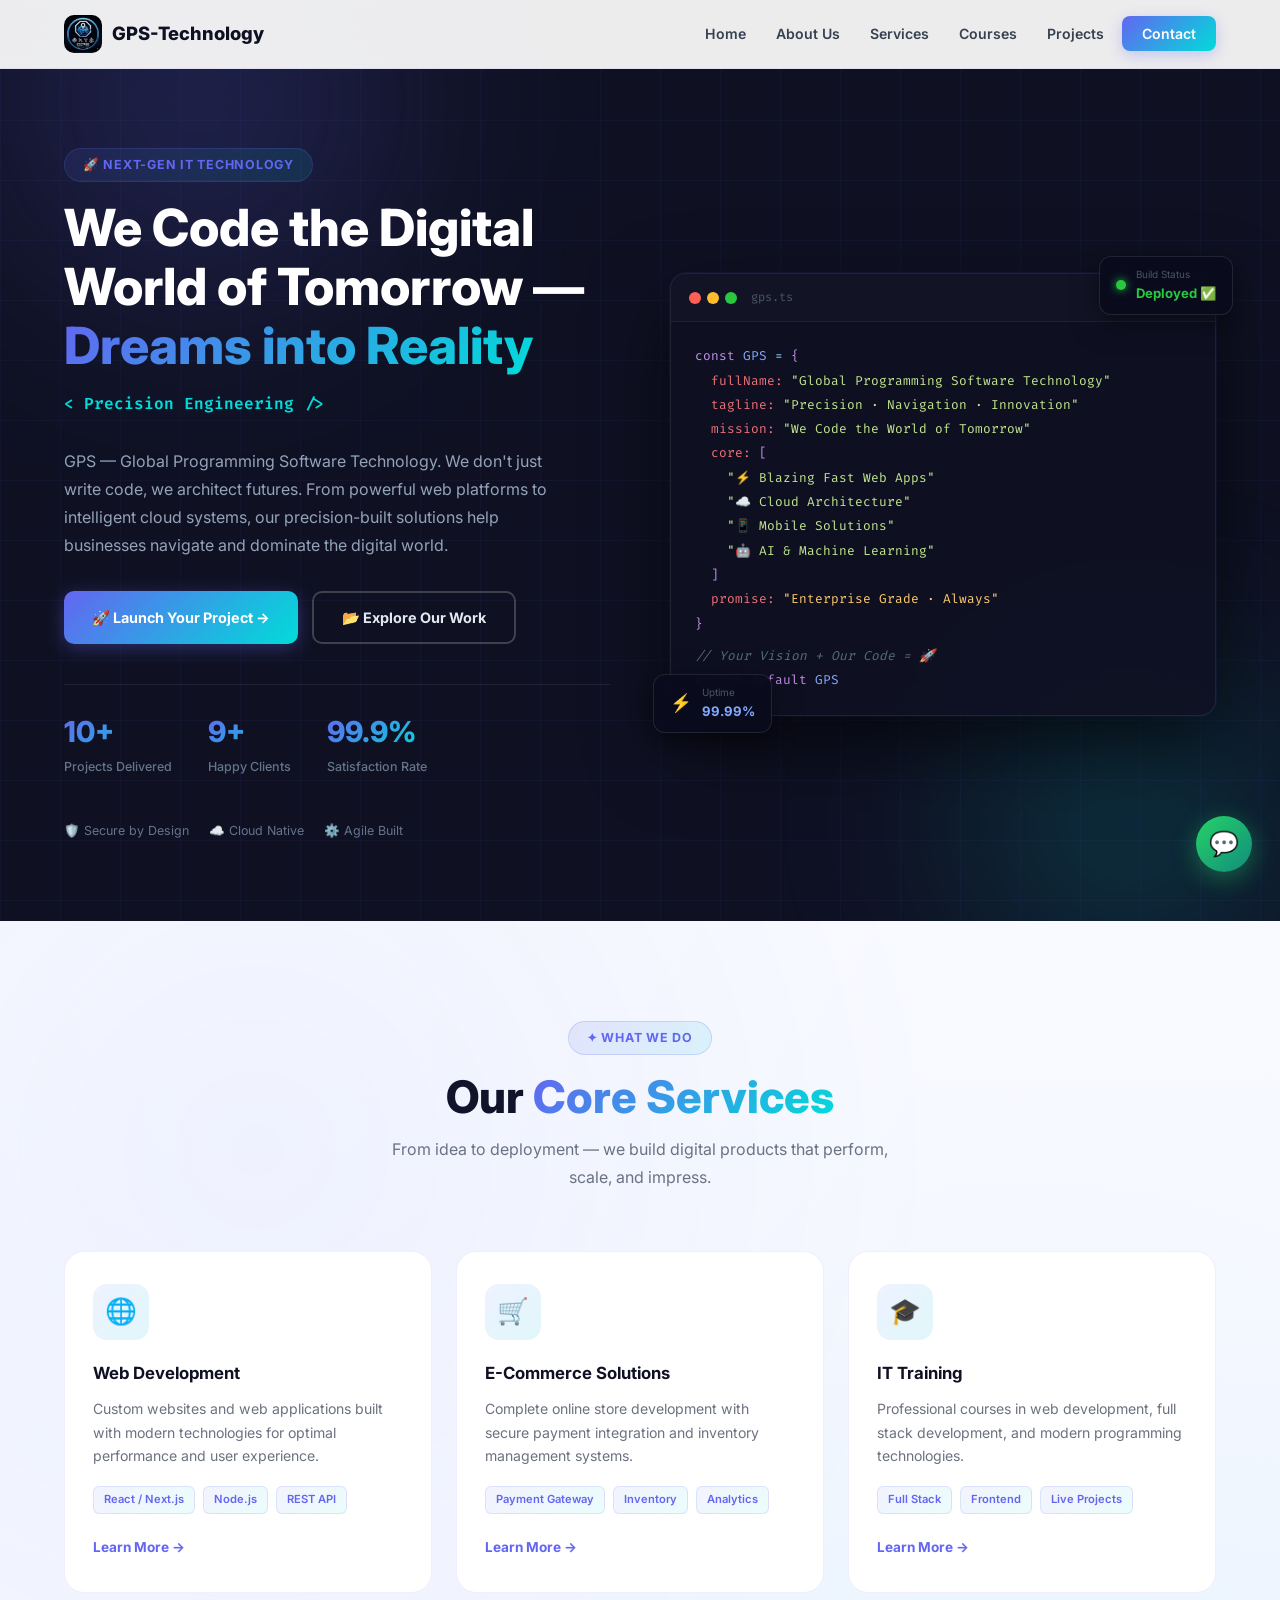
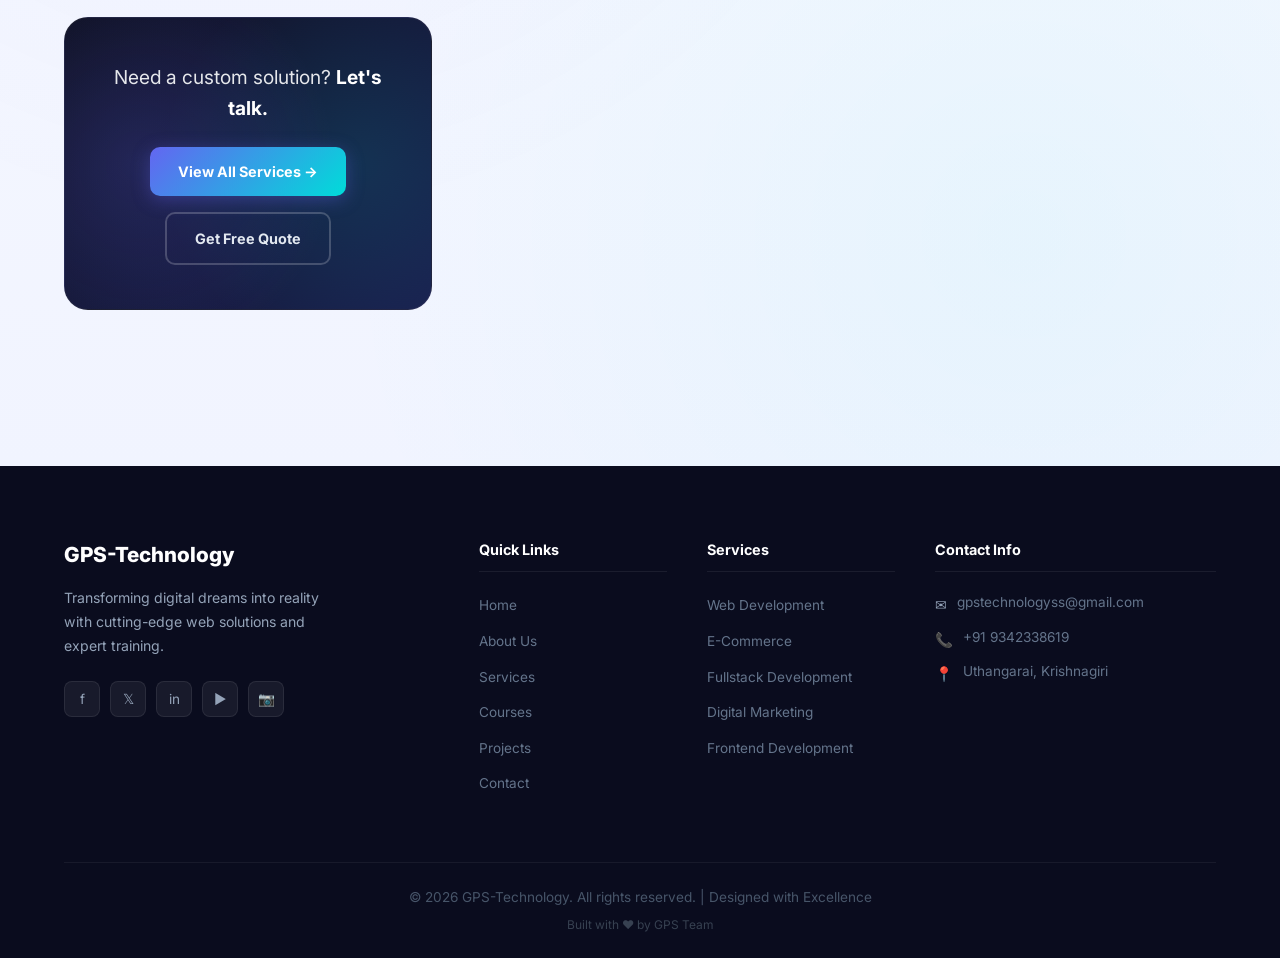
<file: index.html>
<!DOCTYPE html>
<html lang="en">
<head>
  <meta charset="UTF-8">
  <meta name="viewport" content="width=device-width, initial-scale=1.0">
  <title>GPS-Technology - Professional IT Services</title>
  <meta name="description" content="GPS-Technology specializes in creating cutting-edge web solutions and providing expert training to help businesses thrive in the digital world.">
  <link rel="preconnect" href="https://fonts.googleapis.com">
  <link href="https://fonts.googleapis.com/css2?family=Inter:wght@400;500;600;700;800&family=Fira+Code:wght@400;600&display=swap" rel="stylesheet">
  <style>
    /* ═══════════════════════════════════════
       CSS RESET & ROOT VARIABLES
    ═══════════════════════════════════════ */
    *, *::before, *::after { box-sizing: border-box; margin: 0; padding: 0; }
    :root {
      --primary: #6366f1;
      --primary-dark: #4f46e5;
      --accent: #00dcd9;
      --bg: #0f1123;
      --bg2: #1a1f4e;
      --text: #f1f5f9;
      --text-muted: #94a3b8;
      --white: #ffffff;
      --card-bg: #ffffff;
      --card-border: rgba(99,102,241,0.12);
      --gradient: linear-gradient(135deg, #6366f1, #00dcd9);
    }
    html { scroll-behavior: smooth; }
    body {
      font-family: 'Inter', sans-serif;
      background: #ffffff;
      color: #0f1123;
      line-height: 1.6;
      overflow-x: hidden;
    }
    a { text-decoration: none; color: inherit; }
    ul { list-style: none; }
    img { max-width: 100%; display: block; }

    /* ═══════════════════════════════════════
       UTILITIES
    ═══════════════════════════════════════ */
    .container {
      width: 100%;
      max-width: 1200px;
      margin: 0 auto;
      padding: 0 24px;
    }
    .gradient-text {
      background: var(--gradient);
      -webkit-background-clip: text;
      -webkit-text-fill-color: transparent;
      background-clip: text;
    }
    .badge {
      display: inline-flex;
      align-items: center;
      gap: 6px;
      padding: 6px 18px;
      border-radius: 999px;
      background: linear-gradient(135deg, rgba(99,102,241,0.12), rgba(0,220,217,0.12));
      color: #6366f1;
      font-size: 0.78rem;
      font-weight: 700;
      letter-spacing: 0.06em;
      text-transform: uppercase;
      border: 1px solid rgba(99,102,241,0.2);
      margin-bottom: 16px;
    }

    /* ═══════════════════════════════════════
       BUTTONS
    ═══════════════════════════════════════ */
    .btn {
      display: inline-flex;
      align-items: center;
      gap: 6px;
      padding: 13px 28px;
      border-radius: 10px;
      font-size: 0.9rem;
      font-weight: 700;
      cursor: pointer;
      transition: all 0.25s ease;
      border: none;
    }
    .btn-primary {
      background: var(--gradient);
      color: #fff;
      box-shadow: 0 4px 18px rgba(99,102,241,0.35);
    }
    .btn-primary:hover {
      transform: translateY(-2px);
      box-shadow: 0 8px 28px rgba(99,102,241,0.5);
    }
    .btn-outline {
      background: transparent;
      color: #6366f1;
      border: 2px solid rgba(99,102,241,0.4);
    }
    .btn-outline:hover {
      background: rgba(99,102,241,0.06);
      border-color: #6366f1;
      transform: translateY(-2px);
    }

    /* ═══════════════════════════════════════
       NAVBAR
    ═══════════════════════════════════════ */
    .navbar {
      position: fixed;
      top: 0; left: 0; right: 0;
      z-index: 1000;
      background: rgba(255,255,255,0.92);
      backdrop-filter: blur(16px);
      -webkit-backdrop-filter: blur(16px);
      border-bottom: 1px solid rgba(99,102,241,0.1);
      transition: box-shadow 0.3s;
    }
    .navbar.scrolled {
      box-shadow: 0 4px 24px rgba(99,102,241,0.1);
    }
    .nav-container {
      max-width: 1200px;
      margin: 0 auto;
      padding: 0 24px;
      height: 68px;
      display: flex;
      align-items: center;
      justify-content: space-between;
    }
    .nav-logo {
      display: flex;
      align-items: center;
      gap: 10px;
      font-weight: 800;
      font-size: 1.15rem;
      color: #0f1123;
    }
    .nav-logo-icon {
      width: 38px; height: 38px;
      border-radius: 10px;
      background: var(--gradient);
      display: flex; align-items: center; justify-content: center;
      color: white;
      font-weight: 900;
      font-size: 1rem;
    }
    .nav-links {
      display: flex;
      align-items: center;
      gap: 6px;
    }
    .nav-links li a {
      font-size: 0.88rem;
      font-weight: 600;
      color: #374151;
      padding: 8px 12px;
      border-radius: 8px;
      transition: color 0.2s, background 0.2s;
    }
    .nav-links li a:hover { color: #6366f1; background: rgba(99,102,241,0.06); }
    .btn-nav {
      background: var(--gradient) !important;
      color: #fff !important;
      padding: 9px 20px !important;
      border-radius: 8px !important;
      box-shadow: 0 4px 14px rgba(99,102,241,0.3);
    }
    .btn-nav:hover { opacity: 0.9; background: none; transform: translateY(-1px); }
    .hamburger {
      display: none;
      flex-direction: column;
      gap: 5px;
      cursor: pointer;
      padding: 4px;
    }
    .hamburger span {
      display: block;
      width: 24px; height: 2px;
      background: #374151;
      border-radius: 2px;
      transition: all 0.3s ease;
    }
    /* Mobile menu */
    .mobile-menu {
      display: none;
      position: fixed;
      top: 68px; left: 0; right: 0;
      background: rgba(255,255,255,0.97);
      backdrop-filter: blur(20px);
      border-bottom: 1px solid rgba(99,102,241,0.1);
      padding: 16px 24px 24px;
      flex-direction: column;
      gap: 4px;
      z-index: 999;
    }
    .mobile-menu.open { display: flex; }
    .mobile-menu a {
      font-size: 0.95rem;
      font-weight: 600;
      color: #374151;
      padding: 12px 16px;
      border-radius: 10px;
      transition: all 0.2s;
    }
    .mobile-menu a:hover { color: #6366f1; background: rgba(99,102,241,0.06); }

    /* ═══════════════════════════════════════
       HERO SECTION
    ═══════════════════════════════════════ */
    .hero {
      min-height: 100vh;
      display: flex;
      align-items: center;
      padding-top: 68px;
      position: relative;
      overflow: hidden;
      background: #0f1123;
    }
    .hero-bg {
      position: absolute;
      inset: 0;
      pointer-events: none;
    }
    .hero-orb {
      position: absolute;
      border-radius: 50%;
      filter: blur(80px);
    }
    .hero-orb-1 {
      width: 600px; height: 600px;
      top: -200px; left: -100px;
      background: radial-gradient(circle, rgba(99,102,241,0.25) 0%, transparent 70%);
      animation: floatOrb 8s ease-in-out infinite;
    }
    .hero-orb-2 {
      width: 500px; height: 500px;
      bottom: -150px; right: -100px;
      background: radial-gradient(circle, rgba(0,220,217,0.2) 0%, transparent 70%);
      animation: floatOrb 10s ease-in-out infinite reverse;
    }
    @keyframes floatOrb {
      0%, 100% { transform: translateY(0); }
      50% { transform: translateY(-30px); }
    }
    .hero-grid {
      position: absolute;
      inset: 0;
      background-image:
        linear-gradient(rgba(99,102,241,0.05) 1px, transparent 1px),
        linear-gradient(90deg, rgba(99,102,241,0.05) 1px, transparent 1px);
      background-size: 60px 60px;
    }
    .hero-content {
      position: relative;
      z-index: 1;
      padding: 80px 0;
    }
    .hero-two-col {
      display: grid;
      grid-template-columns: 1fr 1fr;
      gap: 60px;
      align-items: center;
    }
    /* LEFT */
    .hero-left { color: #f1f5f9; }
    .hero-title {
      font-size: clamp(2rem, 4.5vw, 3.2rem);
      font-weight: 800;
      line-height: 1.15;
      margin-bottom: 16px;
      color: #ffffff;
    }
    .hero-rotate-wrap {
      height: 32px;
      margin-bottom: 24px;
      overflow: hidden;
    }
    .hero-rotate {
      font-family: 'Fira Code', monospace;
      font-size: 1rem;
      color: var(--accent);
      font-weight: 600;
      transition: opacity 0.3s ease;
    }
    .hero-desc {
      font-size: 1rem;
      color: #94a3b8;
      line-height: 1.75;
      max-width: 500px;
      margin-bottom: 32px;
    }
    .hero-actions {
      display: flex;
      gap: 14px;
      flex-wrap: wrap;
      margin-bottom: 40px;
    }
    .hero-actions .btn-outline {
      color: #e2e8f0;
      border-color: rgba(255,255,255,0.2);
    }
    .hero-actions .btn-outline:hover {
      background: rgba(255,255,255,0.06);
      border-color: rgba(255,255,255,0.4);
    }
    .hero-stats {
      display: flex;
      gap: 36px;
      flex-wrap: wrap;
      padding: 24px 0;
      border-top: 1px solid rgba(255,255,255,0.08);
      margin-bottom: 20px;
    }
    .hero-stat-value {
      display: block;
      font-size: 1.8rem;
      font-weight: 800;
      background: var(--gradient);
      -webkit-background-clip: text;
      -webkit-text-fill-color: transparent;
      background-clip: text;
    }
    .hero-stat-label {
      display: block;
      font-size: 0.78rem;
      color: #64748b;
      font-weight: 500;
      margin-top: 2px;
    }
    .hero-trust {
      display: flex;
      gap: 20px;
      flex-wrap: wrap;
    }
    .hero-trust span {
      font-size: 0.78rem;
      color: #64748b;
      display: flex;
      align-items: center;
      gap: 5px;
    }

    /* RIGHT CODE BLOCK */
    .hero-right { position: relative; }
    .code-block {
      position: relative;
      background: rgba(15,17,35,0.9);
      border: 1px solid rgba(255,255,255,0.08);
      border-radius: 16px;
      overflow: visible;
      box-shadow: 0 30px 80px rgba(0,0,0,0.6), 0 0 0 1px rgba(99,102,241,0.1);
      backdrop-filter: blur(20px);
    }
    .code-block-header {
      display: flex;
      align-items: center;
      gap: 6px;
      padding: 14px 18px;
      border-bottom: 1px solid rgba(255,255,255,0.06);
      background: rgba(255,255,255,0.02);
      border-radius: 16px 16px 0 0;
    }
    .dot { width:12px; height:12px; border-radius:50%; display:inline-block; }
    .dot.red    { background:#ff5f57; }
    .dot.yellow { background:#ffbd2e; }
    .dot.green  { background:#28c840; }
    .code-filename {
      margin-left: 8px;
      font-size: 0.75rem;
      color: #4b5563;
      font-family: 'Fira Code', monospace;
    }
    .code-body {
      padding: 22px 24px;
      font-family: 'Fira Code', 'Cascadia Code', monospace;
      font-size: 0.8rem;
      line-height: 1.9;
    }
    .c-keyword  { color: #c792ea; }
    .c-var      { color: #82aaff; }
    .c-op       { color: #89ddff; }
    .c-brace    { color: #c792ea; }
    .c-key      { color: #f07178; }
    .c-str      { color: #c3e88d; }
    .c-accent   { color: #ffcb6b; }
    .c-comment  { color: #546e7a; font-style: italic; margin-top: 8px; display: block; }
    .code-badge {
      position: absolute;
      display: flex;
      align-items: center;
      gap: 10px;
      background: rgba(10,12,30,0.96);
      border: 1px solid rgba(255,255,255,0.1);
      border-radius: 12px;
      padding: 10px 16px;
      box-shadow: 0 8px 28px rgba(0,0,0,0.5);
      backdrop-filter: blur(10px);
      white-space: nowrap;
    }
    .code-badge-top    { top: -18px; right: -18px; }
    .code-badge-bottom { bottom: -18px; left: -18px; }
    .badge-dot {
      width: 10px; height: 10px; border-radius: 50%;
      background: #28c840;
      box-shadow: 0 0 8px #28c840;
      animation: pulse 2s infinite;
    }
    .badge-icon { font-size: 1.1rem; }
    .badge-label { font-size: 0.62rem; color: #4b5563; }
    .badge-value { font-size: 0.82rem; font-weight: 700; }
    .green-text { color: #28c840; }
    .blue-text  { color: #82aaff; }
    @keyframes pulse {
      0%,100% { opacity:1; box-shadow: 0 0 8px #28c840; }
      50% { opacity:0.5; box-shadow: 0 0 4px #28c840; }
    }

    /* ═══════════════════════════════════════
       SERVICES SECTION
    ═══════════════════════════════════════ */
    .services-preview {
      padding: 100px 0;
      background: linear-gradient(180deg, #f8faff 0%, #f1f4ff 100%);
      position: relative;
      overflow: hidden;
    }
    .services-preview::before {
      content: '';
      position: absolute;
      inset: 0;
      background-image:
        radial-gradient(circle at 20% 20%, rgba(99,102,241,0.05) 0%, transparent 50%),
        radial-gradient(circle at 80% 80%, rgba(0,220,217,0.05) 0%, transparent 50%);
      pointer-events: none;
    }
    .section-header {
      text-align: center;
      margin-bottom: 60px;
    }
    .section-title {
      font-size: clamp(1.9rem, 4vw, 2.8rem);
      font-weight: 800;
      color: #0f1123;
      margin-bottom: 12px;
      line-height: 1.2;
    }
    .section-subtitle {
      font-size: 1rem;
      color: #6b7280;
      max-width: 540px;
      margin: 0 auto;
      line-height: 1.7;
    }
    .services-grid-new {
      display: grid;
      grid-template-columns: repeat(3, 1fr);
      gap: 24px;
      margin-bottom: 56px;
    }
    .svc-card {
      position: relative;
      background: #ffffff;
      border: 1px solid rgba(99,102,241,0.1);
      border-radius: 20px;
      padding: 32px 28px;
      transition: transform 0.35s ease, box-shadow 0.35s ease, border-color 0.35s ease;
      overflow: hidden;
    }
    .svc-card:hover {
      transform: translateY(-8px);
      box-shadow: 0 24px 64px rgba(99,102,241,0.13);
      border-color: rgba(99,102,241,0.3);
    }
    .svc-glow {
      position: absolute;
      top: -60px; right: -60px;
      width: 160px; height: 160px;
      border-radius: 50%;
      background: radial-gradient(circle, rgba(99,102,241,0.15), transparent 70%);
      opacity: 0;
      transition: opacity 0.4s ease;
      pointer-events: none;
    }
    .svc-card:hover .svc-glow { opacity: 1; }
    .svc-icon-wrap {
      width: 56px; height: 56px;
      border-radius: 14px;
      background: linear-gradient(135deg, #eef2ff, #e0f7fa);
      display: flex; align-items: center; justify-content: center;
      margin-bottom: 20px;
      transition: transform 0.3s ease;
    }
    .svc-card:hover .svc-icon-wrap { transform: scale(1.1) rotate(-3deg); }
    .svc-icon { font-size: 1.6rem; }
    .svc-title {
      font-size: 1.05rem;
      font-weight: 700;
      color: #0f1123;
      margin-bottom: 10px;
    }
    .svc-desc {
      font-size: 0.88rem;
      color: #6b7280;
      line-height: 1.7;
      margin-bottom: 18px;
    }
    .svc-tags {
      list-style: none;
      padding: 0;
      margin: 0 0 20px;
      display: flex;
      flex-wrap: wrap;
      gap: 8px;
    }
    .svc-tags li {
      font-size: 0.7rem;
      font-weight: 600;
      padding: 4px 10px;
      border-radius: 6px;
      background: linear-gradient(135deg, rgba(99,102,241,0.08), rgba(0,220,217,0.08));
      color: #6366f1;
      border: 1px solid rgba(99,102,241,0.15);
    }
    .svc-link {
      font-size: 0.85rem;
      font-weight: 700;
      color: #6366f1;
      text-decoration: none;
      display: inline-flex;
      align-items: center;
      gap: 4px;
      transition: gap 0.2s ease, color 0.2s ease;
    }
    .svc-link:hover { gap: 8px; color: #4f46e5; }
    .svc-cta-wrap {
      text-align: center;
      padding: 44px 40px;
      background: linear-gradient(135deg, #0f1123, #1a1f4e);
      border-radius: 24px;
      border: 1px solid rgba(255,255,255,0.06);
      position: relative;
      overflow: hidden;
    }
    .svc-cta-wrap::before {
      content: '';
      position: absolute;
      inset: 0;
      background:
        radial-gradient(circle at 20% 50%, rgba(99,102,241,0.2) 0%, transparent 60%),
        radial-gradient(circle at 80% 50%, rgba(0,220,217,0.12) 0%, transparent 60%);
      pointer-events: none;
    }
    .svc-cta-text {
      font-size: 1.2rem;
      color: #e5e7eb;
      margin-bottom: 24px;
      position: relative;
    }
    .svc-cta-text strong { color: #ffffff; }
    .svc-cta-btns {
      display: flex;
      gap: 16px;
      justify-content: center;
      flex-wrap: wrap;
      position: relative;
    }
    .svc-cta-btns .btn-outline {
      color: #e2e8f0;
      border-color: rgba(255,255,255,0.2);
    }
    .svc-cta-btns .btn-outline:hover {
      background: rgba(255,255,255,0.06);
      border-color: rgba(255,255,255,0.4);
    }

    /* ═══════════════════════════════════════
       FOOTER
    ═══════════════════════════════════════ */
    .footer {
      background: #0a0c1e;
      padding: 72px 0 0;
      color: #94a3b8;
    }
    .footer-grid {
      display: grid;
      grid-template-columns: 2fr 1fr 1fr 1.5fr;
      gap: 40px;
      margin-bottom: 56px;
    }
    .footer-brand-name {
      font-size: 1.3rem;
      font-weight: 800;
      color: #ffffff;
      margin-bottom: 14px;
    }
    .footer-brand p {
      font-size: 0.88rem;
      line-height: 1.7;
      margin-bottom: 24px;
      max-width: 280px;
    }
    .footer-social {
      display: flex;
      gap: 10px;
    }
    .footer-social a {
      width: 36px; height: 36px;
      border-radius: 8px;
      background: rgba(255,255,255,0.06);
      border: 1px solid rgba(255,255,255,0.08);
      display: flex; align-items: center; justify-content: center;
      font-size: 0.85rem;
      color: #94a3b8;
      transition: all 0.2s;
    }
    .footer-social a:hover {
      background: rgba(99,102,241,0.2);
      border-color: rgba(99,102,241,0.4);
      color: #6366f1;
      transform: translateY(-2px);
    }
    .footer-col h4 {
      font-size: 0.9rem;
      font-weight: 700;
      color: #ffffff;
      margin-bottom: 20px;
      padding-bottom: 10px;
      border-bottom: 1px solid rgba(255,255,255,0.07);
    }
    .footer-col ul li {
      margin-bottom: 10px;
    }
    .footer-col ul li a {
      font-size: 0.85rem;
      color: #64748b;
      transition: color 0.2s;
    }
    .footer-col ul li a:hover { color: #6366f1; }
    .footer-contact li {
      display: flex;
      align-items: flex-start;
      gap: 10px;
      margin-bottom: 12px;
    }
    .footer-contact li span:first-child {
      font-size: 0.9rem;
      margin-top: 1px;
    }
    .footer-contact li span:last-child {
      font-size: 0.85rem;
      color: #64748b;
    }
    .footer-bottom {
      border-top: 1px solid rgba(255,255,255,0.06);
      padding: 24px 0;
      text-align: center;
    }
    .footer-bottom p:first-child {
      font-size: 0.85rem;
      color: #475569;
      margin-bottom: 6px;
    }
    .footer-bottom p:last-child {
      font-size: 0.75rem;
      color: #374151;
    }

    /* ═══════════════════════════════════════
       WHATSAPP BUTTON
    ═══════════════════════════════════════ */
    .whatsapp-btn {
      position: fixed;
      bottom: 28px;
      right: 28px;
      width: 56px; height: 56px;
      border-radius: 50%;
      background: linear-gradient(135deg, #25d366, #128c7e);
      display: flex;
      align-items: center;
      justify-content: center;
      font-size: 1.5rem;
      box-shadow: 0 6px 24px rgba(37,211,102,0.4);
      z-index: 900;
      transition: transform 0.25s ease, box-shadow 0.25s ease;
      animation: waBounce 3s ease-in-out infinite;
    }
    .whatsapp-btn:hover {
      transform: scale(1.1) translateY(-2px);
      box-shadow: 0 10px 32px rgba(37,211,102,0.55);
    }
    @keyframes waBounce {
      0%,100% { transform: scale(1); }
      50% { transform: scale(1.06); }
    }

    /* ═══════════════════════════════════════
       SCROLL ANIMATIONS
    ═══════════════════════════════════════ */
    .fade-up {
      opacity: 0;
      transform: translateY(30px);
      transition: opacity 0.6s ease, transform 0.6s ease;
      transition-delay: var(--delay, 0ms);
    }
    .fade-up.visible {
      opacity: 1;
      transform: translateY(0);
    }

    /* ═══════════════════════════════════════
       RESPONSIVE
    ═══════════════════════════════════════ */
    @media (max-width: 1024px) {
      .services-grid-new { grid-template-columns: repeat(2, 1fr); }
      .footer-grid { grid-template-columns: 1fr 1fr; }
    }
    @media (max-width: 900px) {
      .hero-two-col { grid-template-columns: 1fr; }
      .hero-right { display: none; }
    }
    @media (max-width: 768px) {
      .nav-links { display: none; }
      .hamburger { display: flex; }
      .footer-grid { grid-template-columns: 1fr; gap: 32px; }
      .hero-title { font-size: 1.9rem; }
      .hero-actions { flex-direction: column; }
      .hero-actions .btn { width: 100%; justify-content: center; }
      .hero-stats { gap: 20px; }
    }
    @media (max-width: 600px) {
      .services-grid-new { grid-template-columns: 1fr; }
      .svc-cta-wrap { padding: 32px 20px; }
    }
  </style>
</head>
<body>

<!-- NAVBAR -->
<nav class="navbar" id="navbar">
  <div class="nav-container">
    <a href="index.html" class="nav-logo">
      <img src="gps_logo.png" alt="GPS Logo" style="width:38px;height:38px;border-radius:10px;object-fit:cover;">
      <span>GPS-Technology</span>
    </a>
    <ul class="nav-links">
      <li><a href="index.html">Home</a></li>
      <li><a href="about.html">About Us</a></li>
      <li><a href="services.html">Services</a></li>
      <li><a href="courses.html">Courses</a></li>
      <li><a href="projects.html">Projects</a></li>
      <li><a href="contact.html" class="btn-nav">Contact</a></li>
    </ul>
    <div class="hamburger" id="hamburger">
      <span></span><span></span><span></span>
    </div>
  </div>
</nav>

<!-- MOBILE MENU -->
<div class="mobile-menu" id="mobileMenu">
  <a href="index.html">Home</a>
  <a href="about.html">About Us</a>
  <a href="services.html">Services</a>
  <a href="courses.html">Courses</a>
  <a href="projects.html">Projects</a>
  <a href="contact.html">Contact</a>
</div>

<!-- HERO -->
<section class="hero">
  <div class="hero-bg">
    <div class="hero-orb hero-orb-1"></div>
    <div class="hero-orb hero-orb-2"></div>
    <div class="hero-grid"></div>
  </div>
  <div class="container">
    <div class="hero-content hero-two-col">

      <!-- LEFT -->
      <div class="hero-left">
        <div class="badge">🚀 Next-Gen IT Technology</div>
        <h1 class="hero-title">
          We Code the Digital World of Tomorrow —<br>
          <span class="gradient-text">Dreams into Reality</span>
        </h1>
        <div class="hero-rotate-wrap">
          <span class="hero-rotate" id="heroRotate">&lt; Precision Engineering /&gt;</span>
        </div>
        <p class="hero-desc">
          GPS — Global Programming Software Technology. We don't just write code, we architect futures. From powerful web platforms to intelligent cloud systems, our precision-built solutions help businesses navigate and dominate the digital world.
        </p>
        <div class="hero-actions">
          <a href="projects.html" class="btn btn-primary">🚀 Launch Your Project →</a>
          <a href="contact.html" class="btn btn-outline">📂 Explore Our Work</a>
        </div>
        <div class="hero-stats">
          <div>
            <span class="hero-stat-value">10+</span>
            <span class="hero-stat-label">Projects Delivered</span>
          </div>
          <div>
            <span class="hero-stat-value">9+</span>
            <span class="hero-stat-label">Happy Clients</span>
          </div>
          <div>
            <span class="hero-stat-value">99.9%</span>
            <span class="hero-stat-label">Satisfaction Rate</span>
          </div>
        </div>
        <div class="hero-trust">
          <span>🛡️ Secure by Design</span>
          <span>☁️ Cloud Native</span>
          <span>⚙️ Agile Built</span>
        </div>
      </div>

      <!-- RIGHT CODE BLOCK -->
      <div class="hero-right">
        <div class="code-block">
          <div class="code-block-header">
            <span class="dot red"></span>
            <span class="dot yellow"></span>
            <span class="dot green"></span>
            <span class="code-filename">gps.ts</span>
          </div>
          <div class="code-body">
            <div><span class="c-keyword">const</span> <span class="c-var">GPS</span> <span class="c-op">=</span> <span class="c-brace">{</span></div>
            <div>&nbsp;&nbsp;<span class="c-key">fullName:</span> <span class="c-str">"Global Programming Software Technology"</span>,</div>
            <div>&nbsp;&nbsp;<span class="c-key">tagline:</span> <span class="c-str">"Precision · Navigation · Innovation"</span>,</div>
            <div>&nbsp;&nbsp;<span class="c-key">mission:</span> <span class="c-str">"We Code the World of Tomorrow"</span>,</div>
            <div>&nbsp;&nbsp;<span class="c-key">core:</span> <span class="c-brace">[</span></div>
            <div>&nbsp;&nbsp;&nbsp;&nbsp;<span class="c-str">"⚡ Blazing Fast Web Apps"</span>,</div>
            <div>&nbsp;&nbsp;&nbsp;&nbsp;<span class="c-str">"☁️ Cloud Architecture"</span>,</div>
            <div>&nbsp;&nbsp;&nbsp;&nbsp;<span class="c-str">"📱 Mobile Solutions"</span>,</div>
            <div>&nbsp;&nbsp;&nbsp;&nbsp;<span class="c-str">"🤖 AI &amp; Machine Learning"</span>,</div>
            <div>&nbsp;&nbsp;<span class="c-brace">]</span>,</div>
            <div>&nbsp;&nbsp;<span class="c-key">promise:</span> <span class="c-accent">"Enterprise Grade · Always"</span></div>
            <div><span class="c-brace">}</span>;</div>
            <span class="c-comment">// Your Vision + Our Code = 🚀</span>
            <div><span class="c-keyword">export default</span> <span class="c-var">GPS</span>;</div>
          </div>
          <div class="code-badge code-badge-top">
            <span class="badge-dot"></span>
            <div>
              <div class="badge-label">Build Status</div>
              <div class="badge-value green-text">Deployed ✅</div>
            </div>
          </div>
          <div class="code-badge code-badge-bottom">
            <span class="badge-icon">⚡</span>
            <div>
              <div class="badge-label">Uptime</div>
              <div class="badge-value blue-text">99.99%</div>
            </div>
          </div>
        </div>
      </div>

    </div>
  </div>
</section>

<!-- SERVICES SECTION -->
<section class="services-preview">
  <div class="container">
    <div class="section-header">
      <div class="badge">✦ What We Do</div>
      <h2 class="section-title">Our <span class="gradient-text">Core Services</span></h2>
      <p class="section-subtitle">From idea to deployment — we build digital products that perform, scale, and impress.</p>
    </div>

    <div class="services-grid-new">
      <!-- Card 1 -->
      <div class="svc-card fade-up" style="--delay:0ms">
        <div class="svc-glow"></div>
        <div class="svc-icon-wrap"><span class="svc-icon">🌐</span></div>
        <h3 class="svc-title">Web Development</h3>
        <p class="svc-desc">Custom websites and web applications built with modern technologies for optimal performance and user experience.</p>
        <ul class="svc-tags">
          <li>React / Next.js</li>
          <li>Node.js</li>
          <li>REST API</li>
        </ul>
        <a href="services.html" class="svc-link">Learn More →</a>
      </div>
      <!-- Card 2 -->
      <div class="svc-card fade-up" style="--delay:100ms">
        <div class="svc-glow"></div>
        <div class="svc-icon-wrap"><span class="svc-icon">🛒</span></div>
        <h3 class="svc-title">E-Commerce Solutions</h3>
        <p class="svc-desc">Complete online store development with secure payment integration and inventory management systems.</p>
        <ul class="svc-tags">
          <li>Payment Gateway</li>
          <li>Inventory</li>
          <li>Analytics</li>
        </ul>
        <a href="services.html" class="svc-link">Learn More →</a>
      </div>
      <!-- Card 3 -->
      <div class="svc-card fade-up" style="--delay:200ms">
        <div class="svc-glow"></div>
        <div class="svc-icon-wrap"><span class="svc-icon">🎓</span></div>
        <h3 class="svc-title">IT Training</h3>
        <p class="svc-desc">Professional courses in web development, full stack development, and modern programming technologies.</p>
        <ul class="svc-tags">
          <li>Full Stack</li>
          <li>Frontend</li>
          <li>Live Projects</li>
        </ul>
        <a href="services.html" class="svc-link">Learn More →</a>
      </div>
    <div class="svc-cta-wrap">
      <p class="svc-cta-text">Need a custom solution? <strong>Let's talk.</strong></p>
      <div class="svc-cta-btns">
        <a href="services.html" class="btn btn-primary">View All Services →</a>
        <a href="contact.html" class="btn btn-outline">Get Free Quote</a>
      </div>
    </div>
  </div>
</section>

<!-- FOOTER -->
<footer class="footer">
  <div class="container">
    <div class="footer-grid">
      <div class="footer-brand">
        <div class="footer-brand-name">GPS-Technology</div>
        <p>Transforming digital dreams into reality with cutting-edge web solutions and expert training.</p>
        <div class="footer-social">
          <a href="https://facebook.com" target="_blank" title="Facebook">f</a>
          <a href="https://twitter.com" target="_blank" title="Twitter">𝕏</a>
          <a href="https://linkedin.com" target="_blank" title="LinkedIn">in</a>
          <a href="https://youtube.com" target="_blank" title="YouTube">▶</a>
          <a href="https://instagram.com" target="_blank" title="Instagram">📷</a>
        </div>
      </div>
      <div class="footer-col">
        <h4>Quick Links</h4>
        <ul>
          <li><a href="index.html">Home</a></li>
          <li><a href="about.html">About Us</a></li>
          <li><a href="services.html">Services</a></li>
          <li><a href="courses.html">Courses</a></li>
          <li><a href="projects.html">Projects</a></li>
          <li><a href="contact.html">Contact</a></li>
        </ul>
      </div>
      <div class="footer-col">
        <h4>Services</h4>
        <ul>
          <li><a href="services.html">Web Development</a></li>
          <li><a href="services.html">E-Commerce</a></li>
          <li><a href="services.html">Fullstack Development</a></li>
          <li><a href="services.html">Digital Marketing</a></li>
          <li><a href="services.html">Frontend Development</a></li>
        </ul>
      </div>
      <div class="footer-col">
        <h4>Contact Info</h4>
        <ul class="footer-contact">
          <li><span>✉</span><span>gpstechnologyss@gmail.com</span></li>
          <li><span>📞</span><span>+91 9342338619</span></li>
          <li><span>📍</span><span>Uthangarai, Krishnagiri</span></li>
        </ul>
      </div>
    </div>
    <div class="footer-bottom">
      <p>© 2026 GPS-Technology. All rights reserved. | Designed with Excellence</p>
      <p>Built with ❤️ by GPS Team</p>
    </div>
  </div>
</footer>

<!-- WHATSAPP BUTTON -->
<a href="https://wa.me/919342338619?text=Hello!%20I'm%20interested%20in%20your%20services."
   target="_blank" class="whatsapp-btn" title="Chat on WhatsApp">💬</a>

<script>
  // ── Navbar scroll shadow
  const navbar = document.getElementById('navbar');
  window.addEventListener('scroll', () => {
    navbar.classList.toggle('scrolled', window.scrollY > 20);
  });

  // ── Hamburger toggle
  const hamburger = document.getElementById('hamburger');
  const mobileMenu = document.getElementById('mobileMenu');
  hamburger.addEventListener('click', () => {
    mobileMenu.classList.toggle('open');
  });
  // Close mobile menu on link click
  mobileMenu.querySelectorAll('a').forEach(link => {
    link.addEventListener('click', () => mobileMenu.classList.remove('open'));
  });

  // ── Rotating hero tagline
  const lines = [
    '< Precision Engineering />',
    '< Global Scale Solutions />',
    '< Innovation at Every Line />',
    '< Software That Navigates />',
    '< Technology Without Limits />'
  ];
  let idx = 0;
  const el = document.getElementById('heroRotate');
  if (el) {
    el.style.transition = 'opacity 0.3s ease';
    setInterval(() => {
      el.style.opacity = '0';
      setTimeout(() => {
        idx = (idx + 1) % lines.length;
        el.textContent = lines[idx];
        el.style.opacity = '1';
      }, 300);
    }, 3000);
  }

  // ── Scroll fade-up animation
  const observer = new IntersectionObserver((entries) => {
    entries.forEach(entry => {
      if (entry.isIntersecting) {
        entry.target.classList.add('visible');
      }
    });
  }, { threshold: 0.1 });

  document.querySelectorAll('.fade-up').forEach(el => observer.observe(el));
</script>

</body>
</html>
</file>
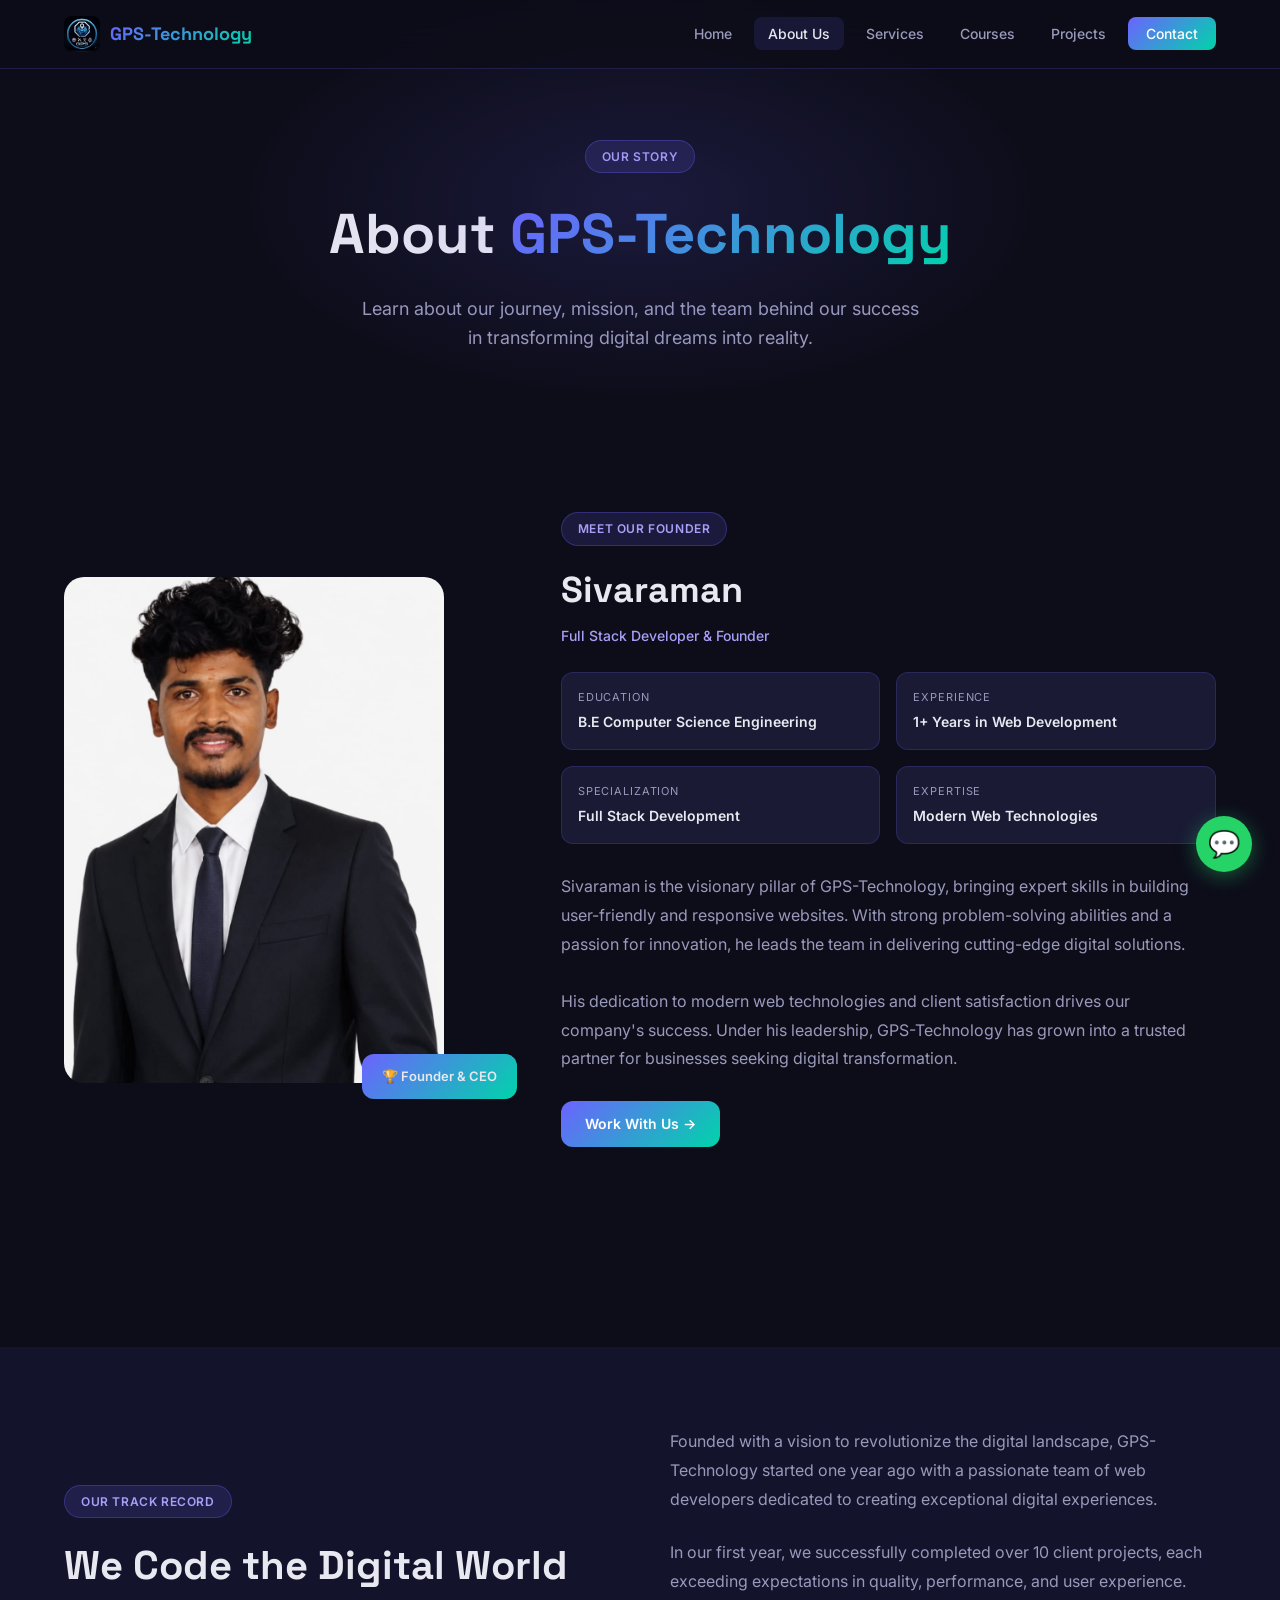
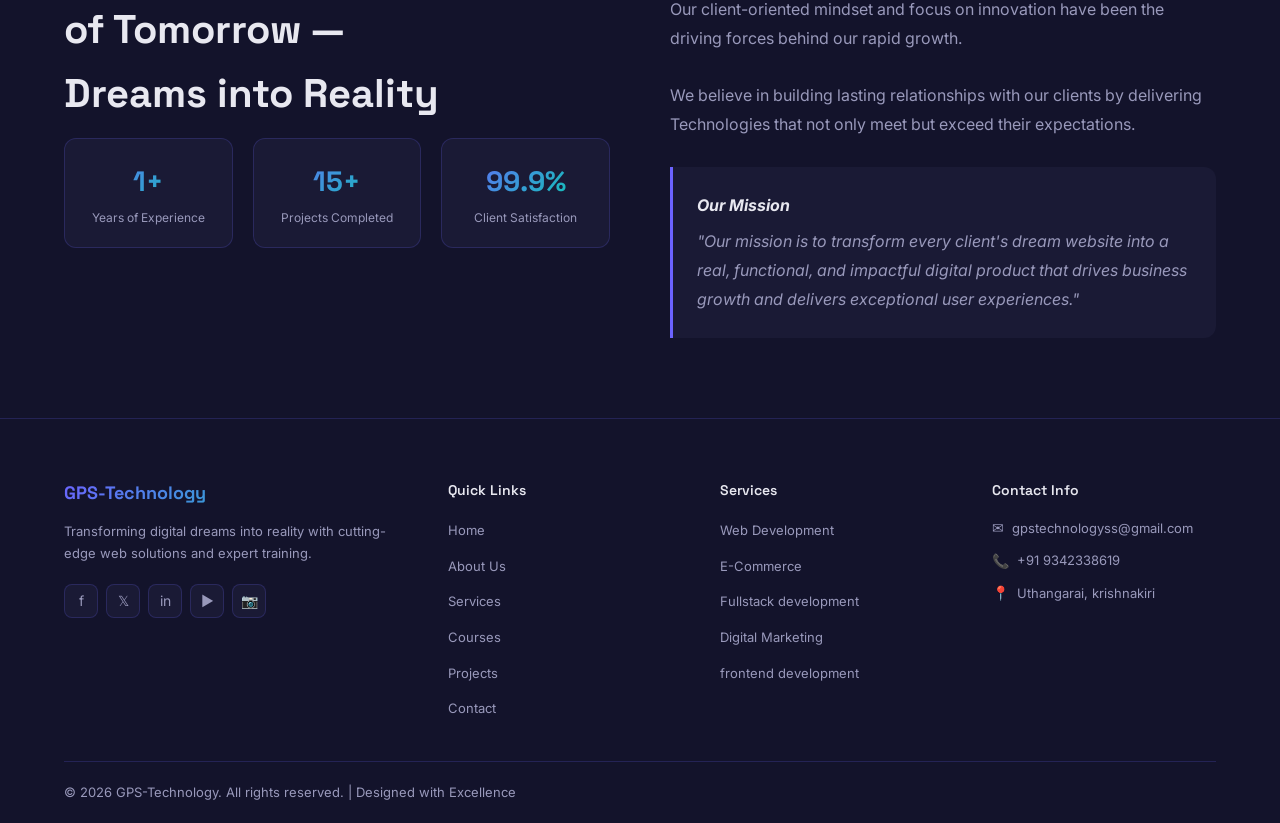
<file: about.html>
<!DOCTYPE html>
<html lang="en">
<head>
  <meta charset="UTF-8">
  <meta name="viewport" content="width=device-width, initial-scale=1.0">
  <title>About Us - GPS-Technology</title>
  <link rel="stylesheet" href="css/style.css">
  <link rel="icon" href="gps_logo.png">
</head>
<body>

<nav class="navbar">
  <div class="nav-container">
    <a href="index.html" class="nav-logo">
      <img src="gps_logo.png" alt="GPS Logo">
      <span>GPS-Technology</span>
    </a>
    <ul class="nav-links">
      <li><a href="index.html">Home</a></li>
      <li><a href="about.html">About Us</a></li>
      <li><a href="services.html">Services</a></li>
      <li><a href="courses.html">Courses</a></li>
      <li><a href="projects.html">Projects</a></li>
      <li><a href="contact.html" class="btn-nav">Contact</a></li>
    </ul>
    <div class="hamburger"><span></span><span></span><span></span></div>
  </div>
</nav>
<div class="mobile-menu">
  <a href="index.html">Home</a>
  <a href="about.html">About Us</a>
  <a href="services.html">Services</a>
  <a href="courses.html">Courses</a>
  <a href="projects.html">Projects</a>
  <a href="contact.html">Contact</a>
</div>

<!-- PAGE HERO -->
<section class="page-hero">
  <div class="container">
    <div class="badge">Our Story</div>
    <h1>About <span class="gradient-text">GPS-Technology</span></h1>
    <p>Learn about our journey, mission, and the team behind our success in transforming digital dreams into reality.</p>
  </div>
</section>

<!-- ABOUT SECTION -->
<section class="about-section">
  <div class="container">

    <!-- FOUNDER -->
    <div class="founder-card fade-up">
      <div class="founder-img-wrap">
        <img src="ceo_photo.jpg" alt="Sivaraman - Founder">
        <div class="founder-img-badge">🏆 Founder & CEO</div>
      </div>
      <div class="founder-info">
        <div class="badge">Meet Our Founder</div>
        <h2>Sivaraman</h2>
        <p class="role">Full Stack Developer & Founder</p>

        <div class="founder-meta">
          <div class="meta-item">
            <div class="label">Education</div>
            <div class="value">B.E Computer Science Engineering</div>
          </div>
          <div class="meta-item">
            <div class="label">Experience</div>
            <div class="value">1+ Years in Web Development</div>
          </div>
          <div class="meta-item">
            <div class="label">Specialization</div>
            <div class="value">Full Stack Development</div>
          </div>
          <div class="meta-item">
            <div class="label">Expertise</div>
            <div class="value">Modern Web Technologies</div>
          </div>
        </div>

        <p>Sivaraman is the visionary pillar of GPS-Technology, bringing expert skills in building user-friendly and responsive websites. With strong problem-solving abilities and a passion for innovation, he leads the team in delivering cutting-edge digital solutions.</p>

        <p>His dedication to modern web technologies and client satisfaction drives our company's success. Under his leadership, GPS-Technology has grown into a trusted partner for businesses seeking digital transformation.</p>

        <a href="contact.html" class="btn btn-primary">Work With Us →</a>
      </div>
    </div>

  </div>
</section>

<!-- JOURNEY SECTION -->
<section class="journey-section">
  <div class="container">
    <div class="journey-grid">
      <div class="fade-up">
        <div class="badge">Our Track Record</div>
        <h2 class="section-title">We Code the Digital World of Tomorrow — <br>Dreams into Reality</h2>
        <div class="journey-stats">
          <div class="stat-box">
            <span class="num">1+</span>
            <div class="lbl">Years of Experience</div>
          </div>
          <div class="stat-box">
            <span class="num">15+</span>
            <div class="lbl">Projects Completed</div>
          </div>
          <div class="stat-box">
            <span class="num">99.9%</span>
            <div class="lbl">Client Satisfaction</div>
          </div>
        </div>
      </div>
      <div class="fade-up">
        <p style="color:var(--text-muted);line-height:1.8;margin-bottom:24px;">
          Founded with a vision to revolutionize the digital landscape, GPS-Technology started one year ago with a passionate team of web developers dedicated to creating exceptional digital experiences.
        </p>
        <p style="color:var(--text-muted);line-height:1.8;margin-bottom:28px;">
          In our first year, we successfully completed over 10 client projects, each exceeding expectations in quality, performance, and user experience. Our client-oriented mindset and focus on innovation have been the driving forces behind our rapid growth.
        </p>
        <p style="color:var(--text-muted);line-height:1.8;margin-bottom:28px;">
          We believe in building lasting relationships with our clients by delivering Technologies that not only meet but exceed their expectations.
        </p>
        <div class="mission-box">
          <strong style="color:var(--text);display:block;margin-bottom:8px;">Our Mission</strong>
          "Our mission is to transform every client's dream website into a real, functional, and impactful digital product that drives business growth and delivers exceptional user experiences."
        </div>
      </div>
    </div>
  </div>
</section>

<!-- FOOTER -->
<footer class="footer">
  <div class="container">
    <div class="footer-grid">
      <div class="footer-brand">
        <div class="footer-brand-name">GPS-Technology</div>
        <p>Transforming digital dreams into reality with cutting-edge web solutions and expert training.</p>
        <div class="footer-social">
          <a href="https://facebook.com" target="_blank">f</a>
          <a href="https://twitter.com" target="_blank">𝕏</a>
          <a href="https://linkedin.com" target="_blank">in</a>
          <a href="https://youtube.com" target="_blank">▶</a>
          <a href="https://instagram.com" target="_blank">📷</a>
        </div>
      </div>
      <div class="footer-col">
        <h4>Quick Links</h4>
        <ul>
          <li><a href="index.html">Home</a></li>
          <li><a href="about.html">About Us</a></li>
          <li><a href="services.html">Services</a></li>
          <li><a href="courses.html">Courses</a></li>
          <li><a href="projects.html">Projects</a></li>
          <li><a href="contact.html">Contact</a></li>
        </ul>
      </div>
      <div class="footer-col">
        <h4>Services</h4>
        <ul>
          <li><a href="services.html">Web Development</a></li>
          <li><a href="services.html">E-Commerce</a></li>
          <li><a href="services.html">Fullstack development</a></li>
          <li><a href="services.html">Digital Marketing</a></li>
          <li><a href="services.html">frontend development</a></li>
        </ul>
      </div>
      <div class="footer-col">
        <h4>Contact Info</h4>
        <ul class="footer-contact">
          <li><span>✉</span><span>gpstechnologyss@gmail.com</span></li>
          <li><span>📞</span><span>+91 9342338619</span></li>
          <li><span>📍</span><span>Uthangarai, krishnakiri</span></li>
        </ul>
      </div>
    </div>
    <div class="footer-bottom">
      <p>© 2026 GPS-Technology. All rights reserved. | Designed with Excellence</p>
    </div>
  </div>
</footer>

<a href="https://wa.me/919342338619?text=Hello!%20I'm%20interested%20in%20your%20services." target="_blank" class="whatsapp-btn">💬</a>
<script src="js/main.js"></script>
</body>
</html>
</file>
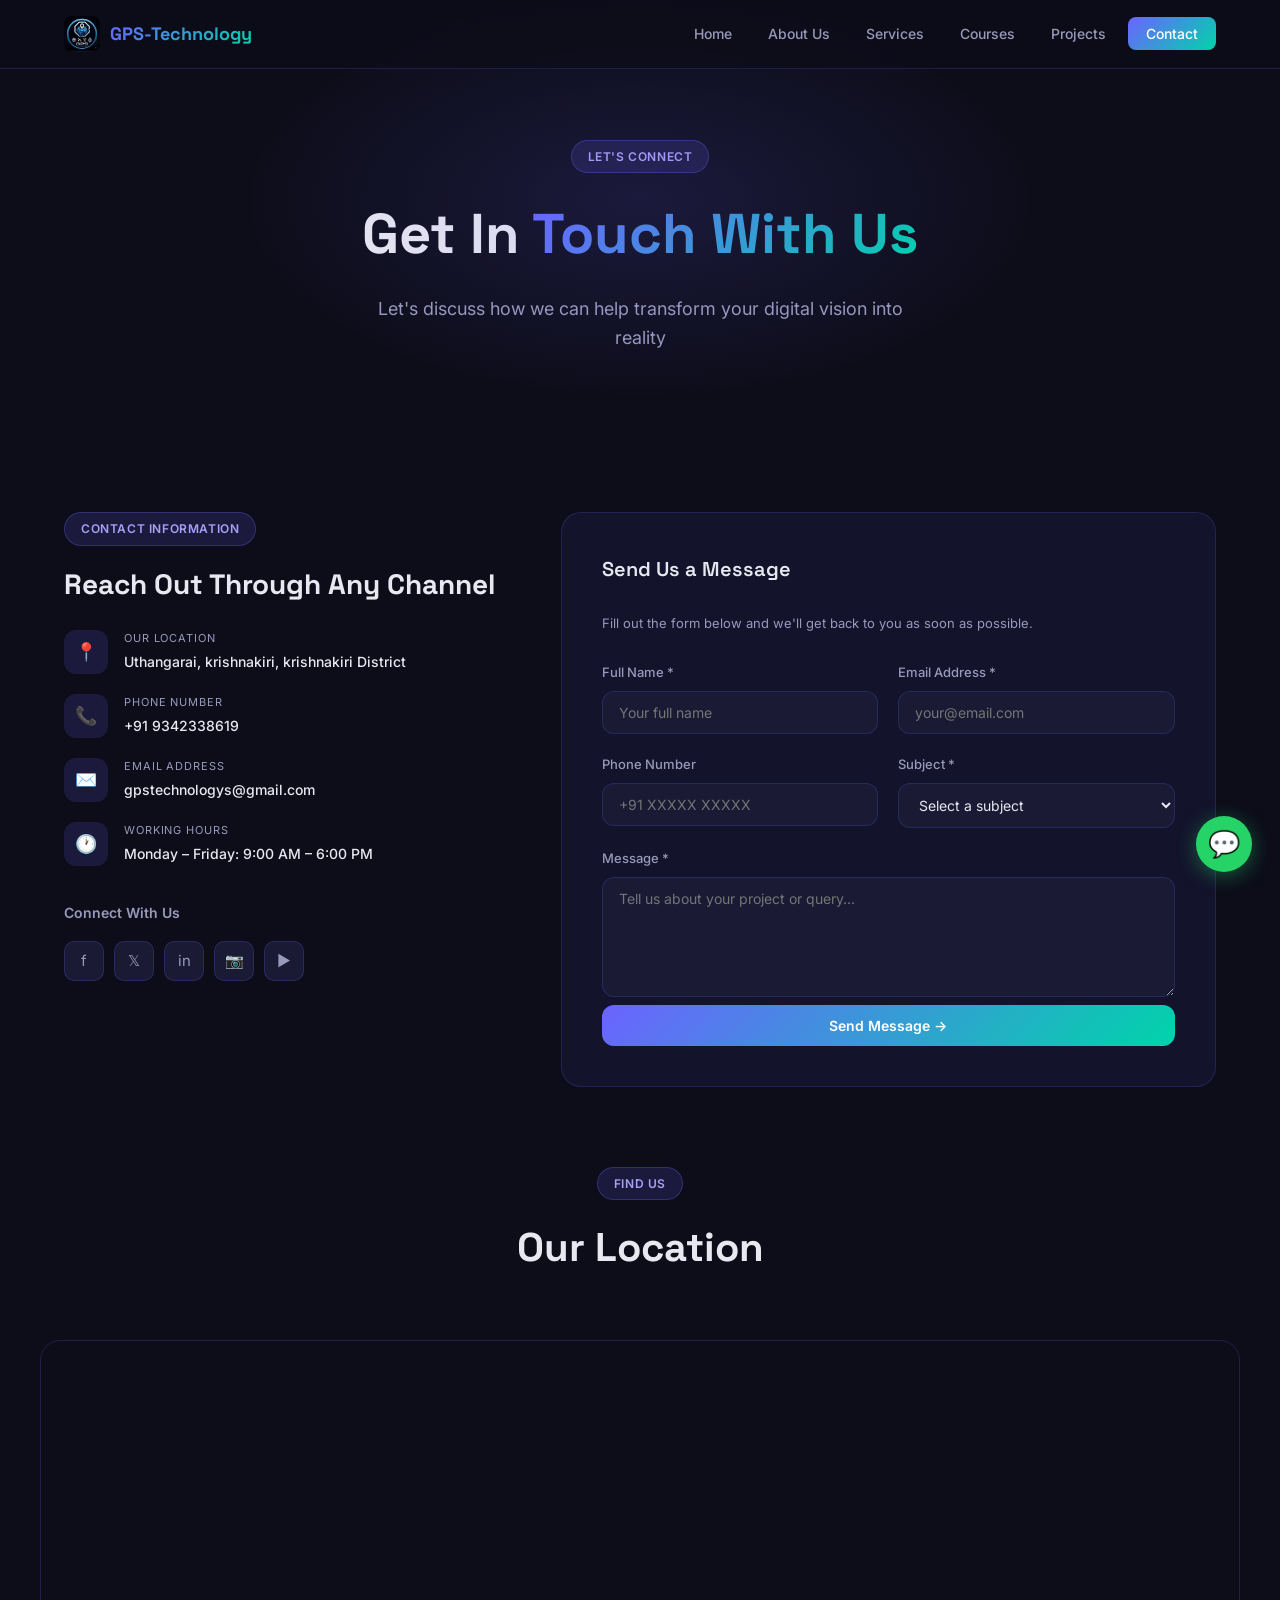
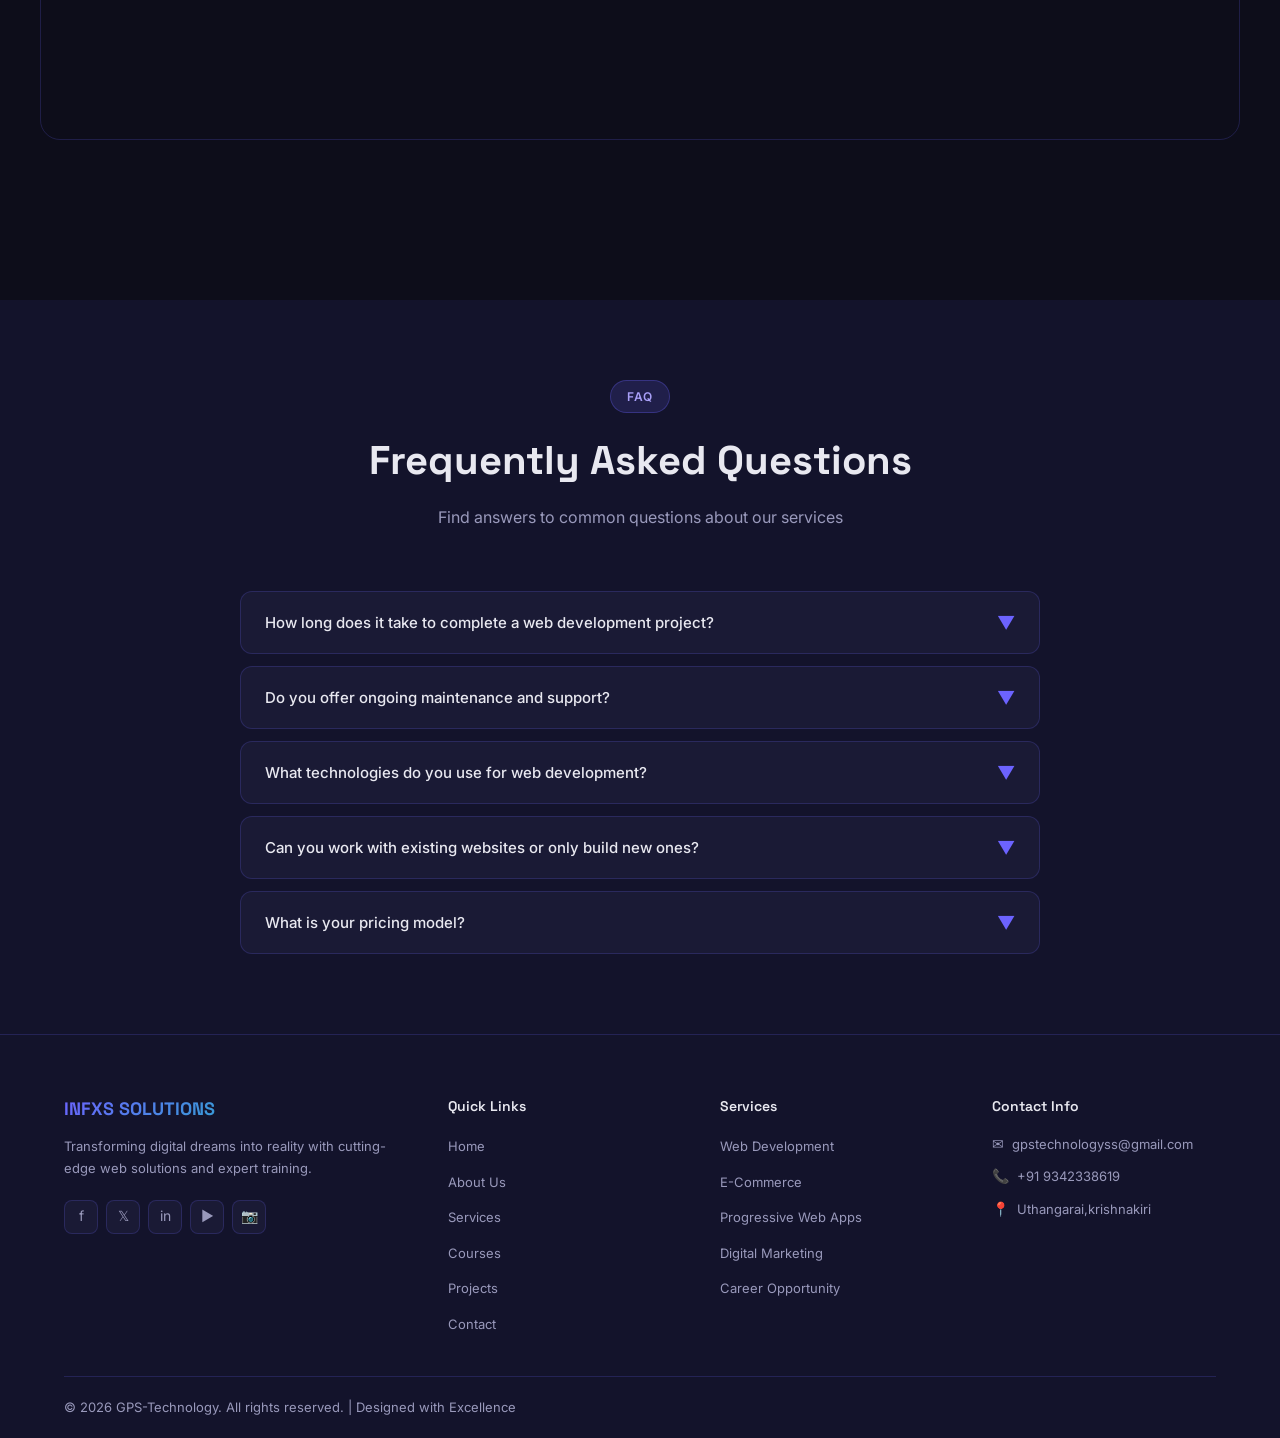
<file: contact.html>
<!DOCTYPE html>
<html lang="en">
<head>
  <meta charset="UTF-8">
  <meta name="viewport" content="width=device-width, initial-scale=1.0">
  <title>Contact Us - GPS-Technology</title>
  <link rel="stylesheet" href="css/style.css">
  <link rel="icon" href="gps_logo.png">
</head>
<body>

<nav class="navbar">
  <div class="nav-container">
    <a href="index.html" class="nav-logo">
      <img src="gps_logo.png" alt="GPS Logo">
      <span>GPS-Technology</span>
    </a>
    <ul class="nav-links">
      <li><a href="index.html">Home</a></li>
      <li><a href="about.html">About Us</a></li>
      <li><a href="services.html">Services</a></li>
      <li><a href="courses.html">Courses</a></li>
      <li><a href="projects.html">Projects</a></li>
      <li><a href="contact.html" class="btn-nav">Contact</a></li>
    </ul>
    <div class="hamburger"><span></span><span></span><span></span></div>
  </div>
</nav>
<div class="mobile-menu">
  <a href="index.html">Home</a>
  <a href="about.html">About Us</a>
  <a href="services.html">Services</a>
  <a href="courses.html">Courses</a>
  <a href="projects.html">Projects</a>
  <a href="contact.html">Contact</a>
</div>

<!-- PAGE HERO -->
<section class="page-hero">
  <div class="container">
    <div class="badge">Let's Connect</div>
    <h1>Get In <span class="gradient-text">Touch With Us</span></h1>
    <p>Let's discuss how we can help transform your digital vision into reality</p>
  </div>
</section>

<!-- CONTACT SECTION -->
<section class="contact-section">
  <div class="container">
    <div class="contact-grid">
      <!-- Contact Info -->
      <div class="contact-info fade-up">
        <div class="badge">Contact Information</div>
        <h2>Reach Out Through Any Channel</h2>

        <div class="contact-items">
          <div class="contact-item">
            <div class="contact-item-icon">📍</div>
            <div class="contact-item-text">
              <div class="label">Our Location</div>
              <div class="value">Uthangarai, krishnakiri, krishnakiri District</div>
            </div>
          </div>
          <div class="contact-item">
            <div class="contact-item-icon">📞</div>
            <div class="contact-item-text">
              <div class="label">Phone Number</div>
              <div class="value">+91 9342338619</div>
            </div>
          </div>
          <div class="contact-item">
            <div class="contact-item-icon">✉️</div>
            <div class="contact-item-text">
              <div class="label">Email Address</div>
              <div class="value">gpstechnologys@gmail.com</div>
            </div>
          </div>
          <div class="contact-item">
            <div class="contact-item-icon">🕐</div>
            <div class="contact-item-text">
              <div class="label">Working Hours</div>
              <div class="value">Monday – Friday: 9:00 AM – 6:00 PM</div>
            </div>
          </div>
        </div>

        <h4 style="font-size:14px;font-weight:600;margin-bottom:16px;color:var(--text-muted);">Connect With Us</h4>
        <div class="social-links">
          <a href="https://facebook.com/gps" target="_blank" class="social-link" title="Facebook">f</a>
          <a href="https://twitter.com/gps" target="_blank" class="social-link" title="Twitter">𝕏</a>
          <a href="https://linkedin.com/company/gps" target="_blank" class="social-link" title="LinkedIn">in</a>
          <a href="https://instagram.com/gps" target="_blank" class="social-link" title="Instagram">📷</a>
          <a href="https://youtube.com/gps" target="_blank" class="social-link" title="YouTube">▶</a>
        </div>
      </div>

      <!-- Contact Form -->
      <div class="contact-form-wrap fade-up">
        <h3>Send Us a Message</h3>
        <p style="color:var(--text-muted);font-size:13px;margin-bottom:28px;">Fill out the form below and we'll get back to you as soon as possible.</p>
        <form id="contact-form">
          <div class="form-grid">
            <div class="form-group">
              <label>Full Name *</label>
              <input type="text" placeholder="Your full name" required>
            </div>
            <div class="form-group">
              <label>Email Address *</label>
              <input type="email" placeholder="your@email.com" required>
            </div>
            <div class="form-group">
              <label>Phone Number</label>
              <input type="tel" placeholder="+91 XXXXX XXXXX">
            </div>
            <div class="form-group">
              <label>Subject *</label>
              <select required>
                <option value="">Select a subject</option>
                <option>Web Development</option>
                <option>E-Commerce Solution</option>
                <option>IT Training / Courses</option>
                <option>Digital Marketing</option>
                <option>projects</option>
                <option>General Inquiry</option>
                <option>Career Opportunity</option>
              </select>
            </div>
            <div class="form-group full">
              <label>Message *</label>
              <textarea placeholder="Tell us about your project or query..." required></textarea>
            </div>
          </div>
          <button type="submit" class="btn btn-primary" style="width:100%;justify-content:center;margin-top:8px;">
            Send Message →
          </button>
        </form>
      </div>
    </div>
  </div>

  <!-- MAP -->
  <div class="container map-section">
    <div class="section-header">
      <div class="badge">Find Us</div>
      <h2 class="section-title">Our Location</h2>
    </div>
    <div class="map-wrap fade-up">
      <iframe
        src="https://www.google.com/maps/embed?pb=!1m18!1m12!1m3!1d15549.52984180862!2d80.20968955!3d13.01899145!2m3!1f0!2f0!3f0!3m2!1i1024!2i768!4f13.1!3m3!1m2!1s0x3a5267a063625345%3A0xc6cbfa793838332a!2sOlympia%20Tech%20Park!5e0!3m2!1sen!2sin!4v1684300000000!5m2!1sen!2sin"
        allowfullscreen=""
        loading="lazy"
        referrerpolicy="no-referrer-when-downgrade">
      </iframe>
    </div>
  </div>
</section>

<!-- FAQ SECTION -->
<section class="faq-section">
  <div class="container">
    <div class="section-header">
      <div class="badge">FAQ</div>
      <h2 class="section-title">Frequently Asked Questions</h2>
      <p class="section-subtitle">Find answers to common questions about our services</p>
    </div>
    <div class="faq-list">
      <div class="faq-item">
        <button class="faq-question">
          How long does it take to complete a web development project?
          <span class="faq-arrow">▼</span>
        </button>
        <div class="faq-answer">
          Project timelines vary based on complexity. Simple websites take 2–4 weeks, while complex applications can take 2–6 months. We provide detailed timelines after project analysis.
        </div>
      </div>
      <div class="faq-item">
        <button class="faq-question">
          Do you offer ongoing maintenance and support?
          <span class="faq-arrow">▼</span>
        </button>
        <div class="faq-answer">
          Yes, we offer comprehensive maintenance packages including updates, security monitoring, backups, and technical support to ensure your website runs smoothly.
        </div>
      </div>
      <div class="faq-item">
        <button class="faq-question">
          What technologies do you use for web development?
          <span class="faq-arrow">▼</span>
        </button>
        <div class="faq-answer">
          We use modern technologies including React, Vue.js, Node.js, PHP (Laravel), Python (Django), MySQL, MongoDB, and cloud platforms like AWS and Azure.
        </div>
      </div>
      <div class="faq-item">
        <button class="faq-question">
          Can you work with existing websites or only build new ones?
          <span class="faq-arrow">▼</span>
        </button>
        <div class="faq-answer">
          We can work with both! We offer website redesign, migration, feature addition, and optimization services for existing websites.
        </div>
      </div>
      <div class="faq-item">
        <button class="faq-question">
          What is your pricing model?
          <span class="faq-arrow">▼</span>
        </button>
        <div class="faq-answer">
          We offer flexible pricing models including fixed-price projects for well-defined scopes and hourly rates for ongoing work or projects with evolving requirements.
        </div>
      </div>
    </div>
  </div>
</section>

<!-- FOOTER -->
<footer class="footer">
  <div class="container">
    <div class="footer-grid">
      <div class="footer-brand">
        <div class="footer-brand-name">INFXS SOLUTIONS</div>
        <p>Transforming digital dreams into reality with cutting-edge web solutions and expert training.</p>
        <div class="footer-social">
          <a href="https://facebook.com" target="_blank">f</a>
          <a href="https://twitter.com" target="_blank">𝕏</a>
          <a href="https://linkedin.com" target="_blank">in</a>
          <a href="https://youtube.com" target="_blank">▶</a>
          <a href="https://instagram.com" target="_blank">📷</a>
        </div>
      </div>
      <div class="footer-col">
        <h4>Quick Links</h4>
        <ul>
          <li><a href="index.html">Home</a></li>
          <li><a href="about.html">About Us</a></li>
          <li><a href="services.html">Services</a></li>
          <li><a href="courses.html">Courses</a></li>
          <li><a href="projects.html">Projects</a></li>
          <li><a href="contact.html">Contact</a></li>
        </ul>
      </div>
      <div class="footer-col">
        <h4>Services</h4>
        <ul>
          <li><a href="services.html">Web Development</a></li>
          <li><a href="services.html">E-Commerce</a></li>
          <li><a href="services.html">Progressive Web Apps</a></li>
          <li><a href="services.html">Digital Marketing</a></li>
          <li><a href="services.html">Career Opportunity</a></li>
        </ul>
      </div>
      <div class="footer-col">
        <h4>Contact Info</h4>
        <ul class="footer-contact">
          <li><span>✉</span><span>gpstechnologyss@gmail.com</span></li>
          <li><span>📞</span><span>+91 9342338619</span></li>
          <li><span>📍</span><span>Uthangarai,krishnakiri</span></li>
        </ul>
      </div>
    </div>
    <div class="footer-bottom">
      <p>© 2026 GPS-Technology. All rights reserved. | Designed with Excellence</p>
    </div>
  </div>
</footer>

<a href="https://wa.me/919342338619?text=Hello!%20I'm%20interested%20in%20your%20services." target="_blank" class="whatsapp-btn">💬</a>
<script src="js/main.js"></script>
</body>
</html>
</file>
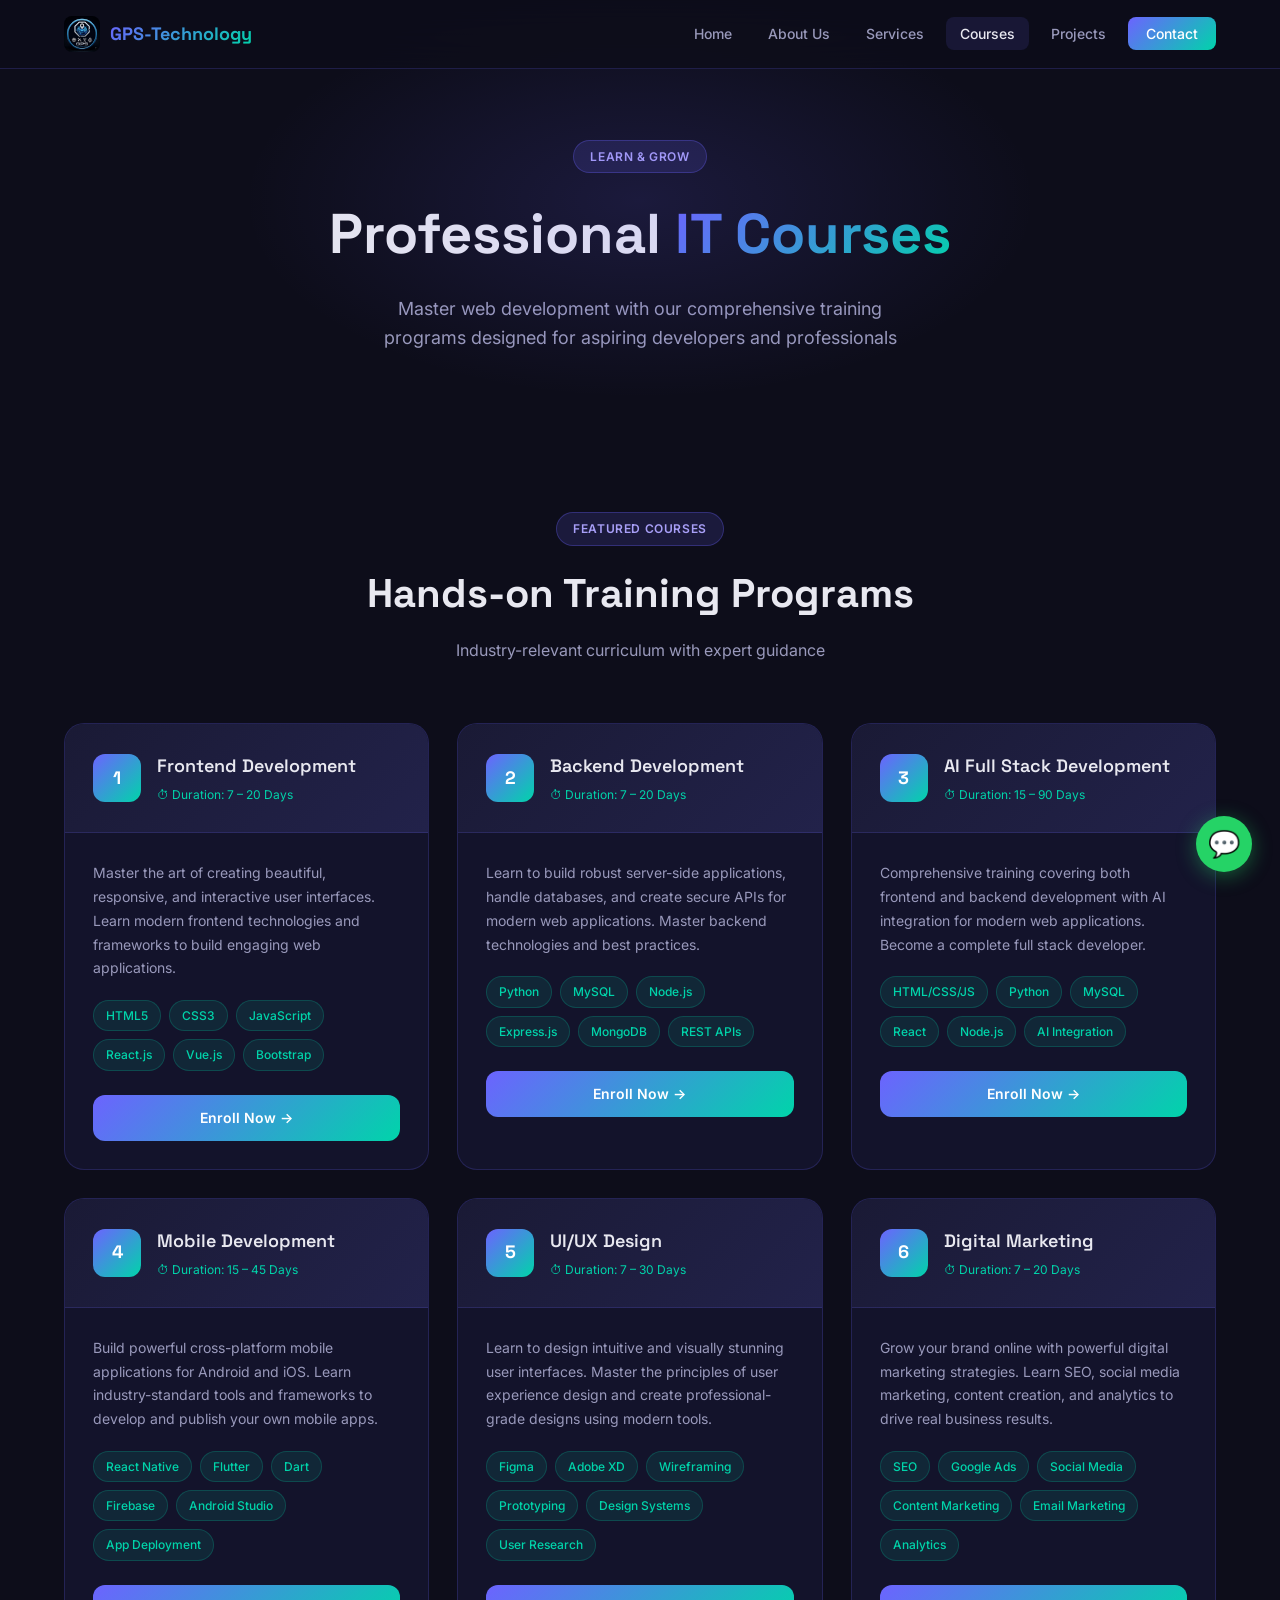
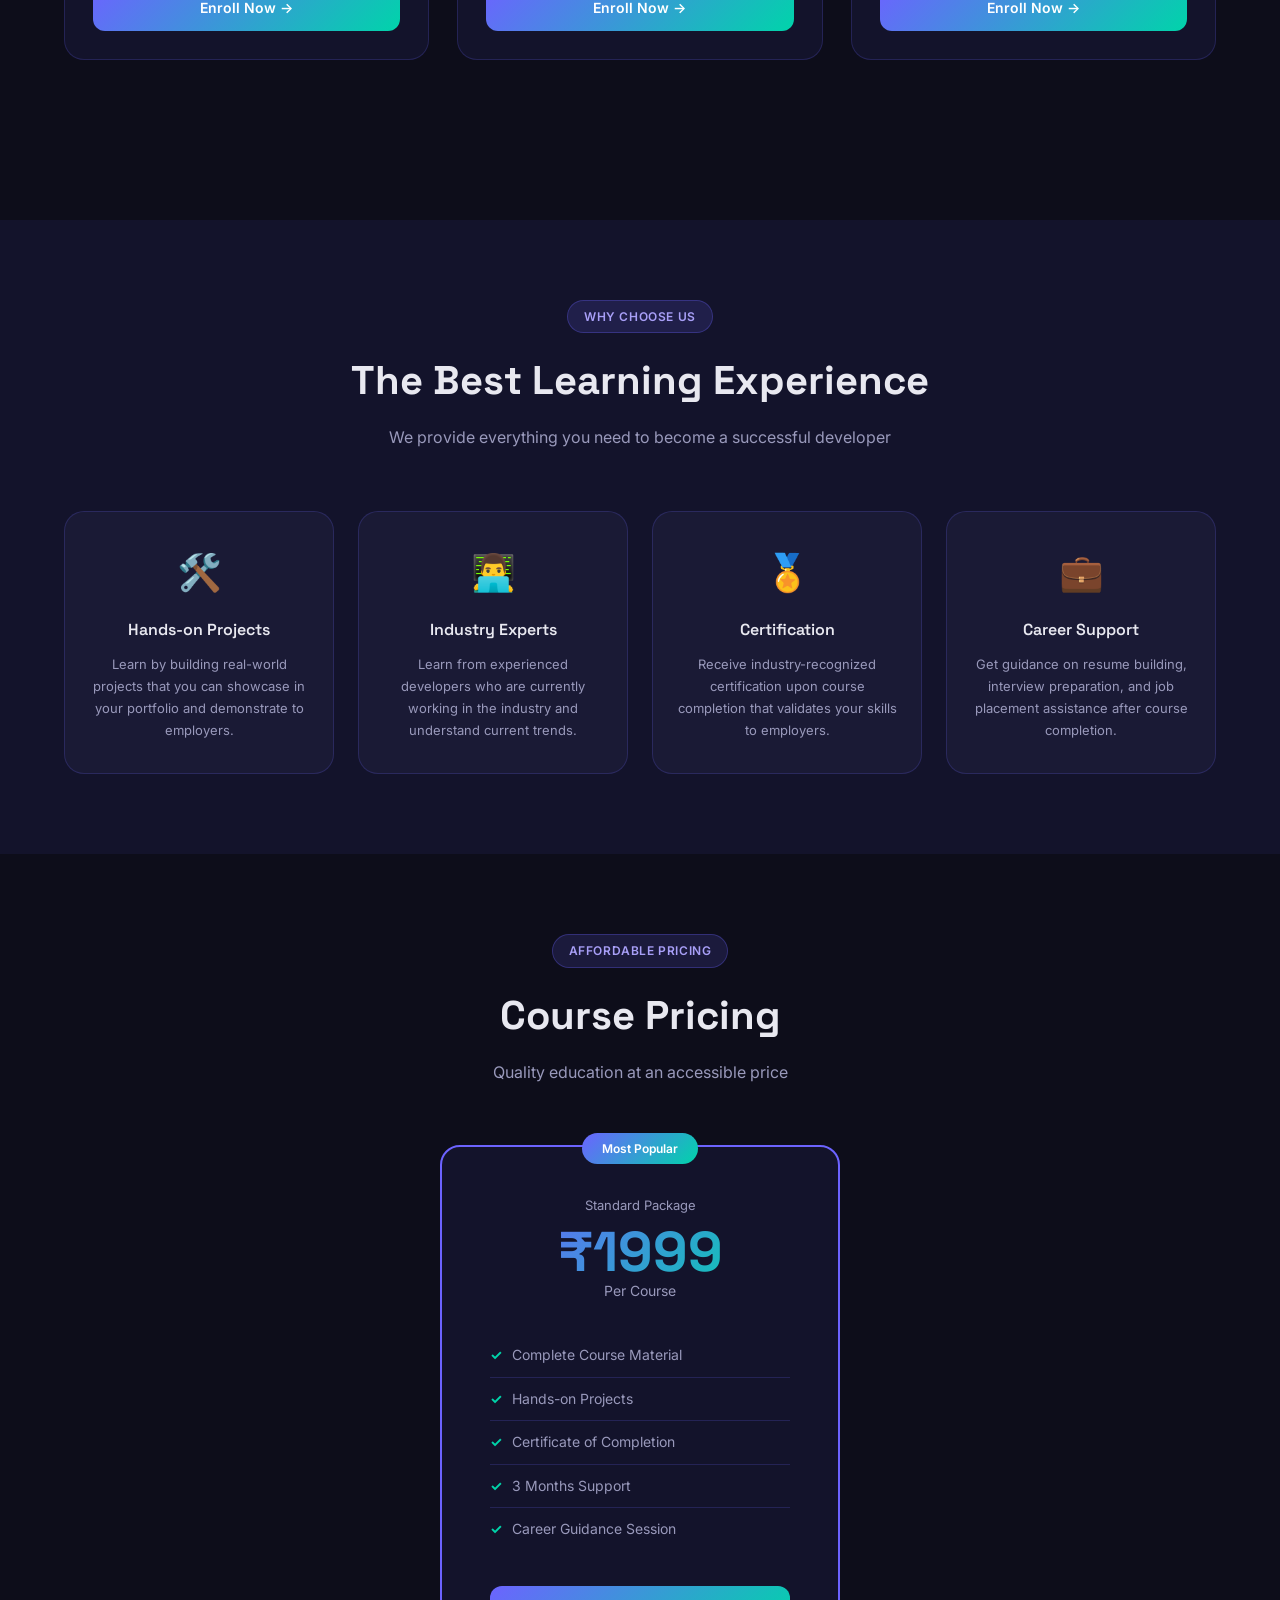
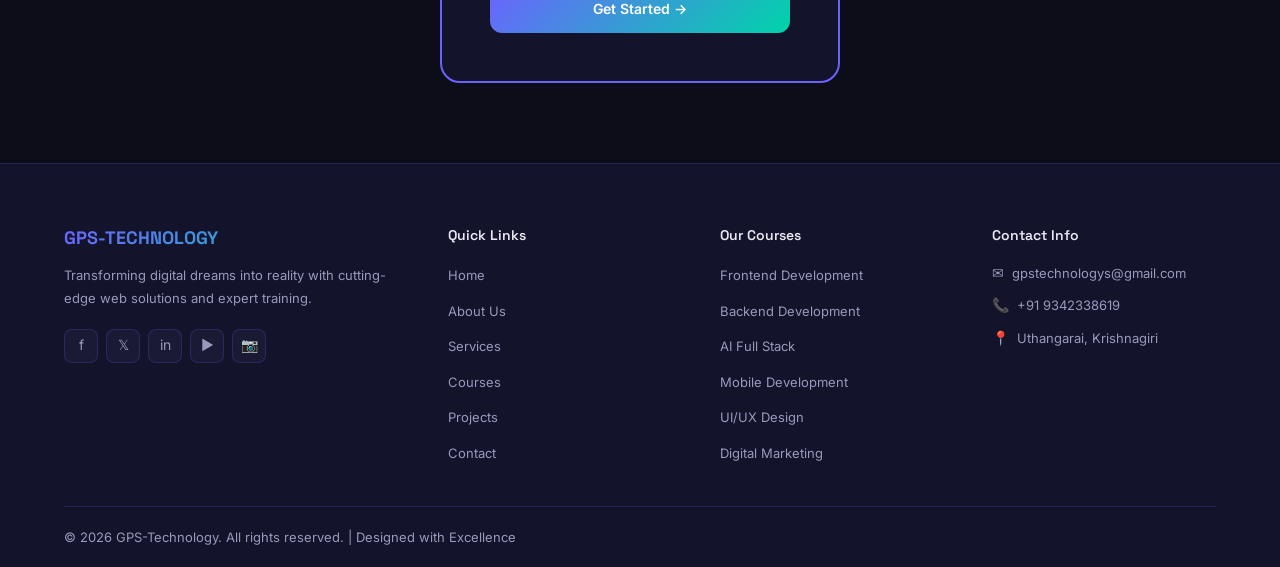
<file: courses.html>
<!DOCTYPE html>
<html lang="en">
<head>
  <meta charset="UTF-8">
  <meta name="viewport" content="width=device-width, initial-scale=1.0">
  <title>Our Courses - GPS-Technology</title>
  <link rel="stylesheet" href="css/style.css">
  <link rel="icon" href="gps_logo.png">
</head>
<body>

<nav class="navbar">
  <div class="nav-container">
    <a href="index.html" class="nav-logo">
      <img src="gps_logo.png" alt="GPS-Technology Logo">
      <span>GPS-Technology</span>
    </a>
    <ul class="nav-links">
      <li><a href="index.html">Home</a></li>
      <li><a href="about.html">About Us</a></li>
      <li><a href="services.html">Services</a></li>
      <li><a href="courses.html">Courses</a></li>
      <li><a href="projects.html">Projects</a></li>
      <li><a href="contact.html" class="btn-nav">Contact</a></li>
    </ul>
    <div class="hamburger"><span></span><span></span><span></span></div>
  </div>
</nav>
<div class="mobile-menu">
  <a href="index.html">Home</a>
  <a href="about.html">About Us</a>
  <a href="services.html">Services</a>
  <a href="courses.html">Courses</a>
  <a href="projects.html">Projects</a>
  <a href="contact.html">Contact</a>
</div>

<!-- PAGE HERO -->
<section class="page-hero">
  <div class="container">
    <div class="badge">Learn & Grow</div>
    <h1>Professional <span class="gradient-text">IT Courses</span></h1>
    <p>Master web development with our comprehensive training programs designed for aspiring developers and professionals</p>
  </div>
</section>

<!-- COURSES -->
<section class="courses-section">
  <div class="container">
    <div class="section-header">
      <div class="badge">Featured Courses</div>
      <h2 class="section-title">Hands-on Training Programs</h2>
      <p class="section-subtitle">Industry-relevant curriculum with expert guidance</p>
    </div>

    <div class="courses-grid">
      <!-- Course 1 -->
      <div class="course-card fade-up">
        <div class="course-header">
          <div class="course-number">1</div>
          <div>
            <h3>Frontend Development</h3>
            <div class="course-duration">⏱ Duration: 7 – 20 Days</div>
          </div>
        </div>
        <div class="course-body">
          <p>Master the art of creating beautiful, responsive, and interactive user interfaces. Learn modern frontend technologies and frameworks to build engaging web applications.</p>
          <div class="tech-list">
            <span class="tech-tag">HTML5</span>
            <span class="tech-tag">CSS3</span>
            <span class="tech-tag">JavaScript</span>
            <span class="tech-tag">React.js</span>
            <span class="tech-tag">Vue.js</span>
            <span class="tech-tag">Bootstrap</span>
          </div>
          <a href="https://docs.google.com/forms/d/e/1FAIpQLScIwHj8yEThQR_QZuUudBadrWuOOzuT8Yy5zLasFs-_ULGBxQ/viewform" target="_blank" class="btn btn-primary" style="width:100%;justify-content:center;">Enroll Now →</a>
        </div>
      </div>

      <!-- Course 2 -->
      <div class="course-card fade-up">
        <div class="course-header">
          <div class="course-number">2</div>
          <div>
            <h3>Backend Development</h3>
            <div class="course-duration">⏱ Duration: 7 – 20 Days</div>
          </div>
        </div>
        <div class="course-body">
          <p>Learn to build robust server-side applications, handle databases, and create secure APIs for modern web applications. Master backend technologies and best practices.</p>
          <div class="tech-list">
            <span class="tech-tag">Python</span>
            <span class="tech-tag">MySQL</span>
            <span class="tech-tag">Node.js</span>
            <span class="tech-tag">Express.js</span>
            <span class="tech-tag">MongoDB</span>
            <span class="tech-tag">REST APIs</span>
          </div>
          <a href="https://docs.google.com/forms/d/e/1FAIpQLScIwHj8yEThQR_QZuUudBadrWuOOzuT8Yy5zLasFs-_ULGBxQ/viewform" target="_blank" class="btn btn-primary" style="width:100%;justify-content:center;">Enroll Now →</a>
        </div>
      </div>

      <!-- Course 3 -->
      <div class="course-card fade-up">
        <div class="course-header">
          <div class="course-number">3</div>
          <div>
            <h3>AI Full Stack Development</h3>
            <div class="course-duration">⏱ Duration: 15 – 90 Days</div>
          </div>
        </div>
        <div class="course-body">
          <p>Comprehensive training covering both frontend and backend development with AI integration for modern web applications. Become a complete full stack developer.</p>
          <div class="tech-list">
            <span class="tech-tag">HTML/CSS/JS</span>
            <span class="tech-tag">Python</span>
            <span class="tech-tag">MySQL</span>
            <span class="tech-tag">React</span>
            <span class="tech-tag">Node.js</span>
            <span class="tech-tag">AI Integration</span>
          </div>
          <a href="https://docs.google.com/forms/d/e/1FAIpQLScIwHj8yEThQR_QZuUudBadrWuOOzuT8Yy5zLasFs-_ULGBxQ/viewform" target="_blank" class="btn btn-primary" style="width:100%;justify-content:center;">Enroll Now →</a>
        </div>
      </div>

      <!-- Course 4 - NEW -->
      <div class="course-card fade-up">
        <div class="course-header">
          <div class="course-number">4</div>
          <div>
            <h3>Mobile Development</h3>
            <div class="course-duration">⏱ Duration: 15 – 45 Days</div>
          </div>
        </div>
        <div class="course-body">
          <p>Build powerful cross-platform mobile applications for Android and iOS. Learn industry-standard tools and frameworks to develop and publish your own mobile apps.</p>
          <div class="tech-list">
            <span class="tech-tag">React Native</span>
            <span class="tech-tag">Flutter</span>
            <span class="tech-tag">Dart</span>
            <span class="tech-tag">Firebase</span>
            <span class="tech-tag">Android Studio</span>
            <span class="tech-tag">App Deployment</span>
          </div>
          <a href="https://docs.google.com/forms/d/e/1FAIpQLScIwHj8yEThQR_QZuUudBadrWuOOzuT8Yy5zLasFs-_ULGBxQ/viewform" target="_blank" class="btn btn-primary" style="width:100%;justify-content:center;">Enroll Now →</a>
        </div>
      </div>

      <!-- Course 5 - NEW -->
      <div class="course-card fade-up">
        <div class="course-header">
          <div class="course-number">5</div>
          <div>
            <h3>UI/UX Design</h3>
            <div class="course-duration">⏱ Duration: 7 – 30 Days</div>
          </div>
        </div>
        <div class="course-body">
          <p>Learn to design intuitive and visually stunning user interfaces. Master the principles of user experience design and create professional-grade designs using modern tools.</p>
          <div class="tech-list">
            <span class="tech-tag">Figma</span>
            <span class="tech-tag">Adobe XD</span>
            <span class="tech-tag">Wireframing</span>
            <span class="tech-tag">Prototyping</span>
            <span class="tech-tag">Design Systems</span>
            <span class="tech-tag">User Research</span>
          </div>
          <a href="https://docs.google.com/forms/d/e/1FAIpQLScIwHj8yEThQR_QZuUudBadrWuOOzuT8Yy5zLasFs-_ULGBxQ/viewform" target="_blank" class="btn btn-primary" style="width:100%;justify-content:center;">Enroll Now →</a>
        </div>
      </div>

      <!-- Course 6 - NEW -->
      <div class="course-card fade-up">
        <div class="course-header">
          <div class="course-number">6</div>
          <div>
            <h3>Digital Marketing</h3>
            <div class="course-duration">⏱ Duration: 7 – 20 Days</div>
          </div>
        </div>
        <div class="course-body">
          <p>Grow your brand online with powerful digital marketing strategies. Learn SEO, social media marketing, content creation, and analytics to drive real business results.</p>
          <div class="tech-list">
            <span class="tech-tag">SEO</span>
            <span class="tech-tag">Google Ads</span>
            <span class="tech-tag">Social Media</span>
            <span class="tech-tag">Content Marketing</span>
            <span class="tech-tag">Email Marketing</span>
            <span class="tech-tag">Analytics</span>
          </div>
          <a href="https://docs.google.com/forms/d/e/1FAIpQLScIwHj8yEThQR_QZuUudBadrWuOOzuT8Yy5zLasFs-_ULGBxQ/viewform" target="_blank" class="btn btn-primary" style="width:100%;justify-content:center;">Enroll Now →</a>
        </div>
      </div>

    </div>
  </div>
</section>

<!-- WHY CHOOSE -->
<section class="why-section">
  <div class="container">
    <div class="section-header">
      <div class="badge">Why Choose Us</div>
      <h2 class="section-title">The Best Learning Experience</h2>
      <p class="section-subtitle">We provide everything you need to become a successful developer</p>
    </div>
    <div class="why-grid">
      <div class="why-card fade-up">
        <span class="why-icon">🛠️</span>
        <h4>Hands-on Projects</h4>
        <p>Learn by building real-world projects that you can showcase in your portfolio and demonstrate to employers.</p>
      </div>
      <div class="why-card fade-up">
        <span class="why-icon">👨‍💻</span>
        <h4>Industry Experts</h4>
        <p>Learn from experienced developers who are currently working in the industry and understand current trends.</p>
      </div>
      <div class="why-card fade-up">
        <span class="why-icon">🏅</span>
        <h4>Certification</h4>
        <p>Receive industry-recognized certification upon course completion that validates your skills to employers.</p>
      </div>
      <div class="why-card fade-up">
        <span class="why-icon">💼</span>
        <h4>Career Support</h4>
        <p>Get guidance on resume building, interview preparation, and job placement assistance after course completion.</p>
      </div>
    </div>
  </div>
</section>

<!-- PRICING -->
<section class="pricing-section">
  <div class="container">
    <div class="section-header">
      <div class="badge">Affordable Pricing</div>
      <h2 class="section-title">Course Pricing</h2>
      <p class="section-subtitle">Quality education at an accessible price</p>
    </div>
    <div class="pricing-card fade-up">
      <p style="color:var(--text-muted);font-size:13px;margin-bottom:8px;">Standard Package</p>
      <div class="price">₹1999</div>
      <p class="price-label">Per Course</p>
      <ul class="pricing-features">
        <li>Complete Course Material</li>
        <li>Hands-on Projects</li>
        <li>Certificate of Completion</li>
        <li>3 Months Support</li>
        <li>Career Guidance Session</li>
      </ul>
      <a href="https://docs.google.com/forms/d/e/1FAIpQLScIwHj8yEThQR_QZuUudBadrWuOOzuT8Yy5zLasFs-_ULGBxQ/viewform" target="_blank" class="btn btn-primary" style="width:100%;justify-content:center;">Get Started →</a>
    </div>
  </div>
</section>

<!-- FOOTER -->
<footer class="footer">
  <div class="container">
    <div class="footer-grid">
      <div class="footer-brand">
        <div class="footer-brand-name">GPS-TECHNOLOGY</div>
        <p>Transforming digital dreams into reality with cutting-edge web solutions and expert training.</p>
        <div class="footer-social">
          <a href="https://facebook.com" target="_blank">f</a>
          <a href="https://twitter.com" target="_blank">𝕏</a>
          <a href="https://linkedin.com" target="_blank">in</a>
          <a href="https://youtube.com" target="_blank">▶</a>
          <a href="https://instagram.com" target="_blank">📷</a>
        </div>
      </div>
      <div class="footer-col">
        <h4>Quick Links</h4>
        <ul>
          <li><a href="index.html">Home</a></li>
          <li><a href="about.html">About Us</a></li>
          <li><a href="services.html">Services</a></li>
          <li><a href="courses.html">Courses</a></li>
          <li><a href="projects.html">Projects</a></li>
          <li><a href="contact.html">Contact</a></li>
        </ul>
      </div>
      <div class="footer-col">
        <h4>Our Courses</h4>
        <ul>
          <li><a href="courses.html">Frontend Development</a></li>
          <li><a href="courses.html">Backend Development</a></li>
          <li><a href="courses.html">AI Full Stack</a></li>
          <li><a href="courses.html">Mobile Development</a></li>
          <li><a href="courses.html">UI/UX Design</a></li>
          <li><a href="courses.html">Digital Marketing</a></li>
        </ul>
      </div>
      <div class="footer-col">
        <h4>Contact Info</h4>
        <ul class="footer-contact">
          <li><span>✉</span><span>gpstechnologys@gmail.com</span></li>
          <li><span>📞</span><span>+91 9342338619</span></li>
          <li><span>📍</span><span>Uthangarai, Krishnagiri</span></li>
        </ul>
      </div>
    </div>
    <div class="footer-bottom">
      <p>© 2026 GPS-Technology. All rights reserved. | Designed with Excellence</p>
    </div>
  </div>
</footer>

<a href="https://wa.me/919342338619?text=Hello!%20I'm%20interested%20in%20your%20services." target="_blank" class="whatsapp-btn">💬</a>
<script src="js/main.js"></script>
</body>
</html>
</file>
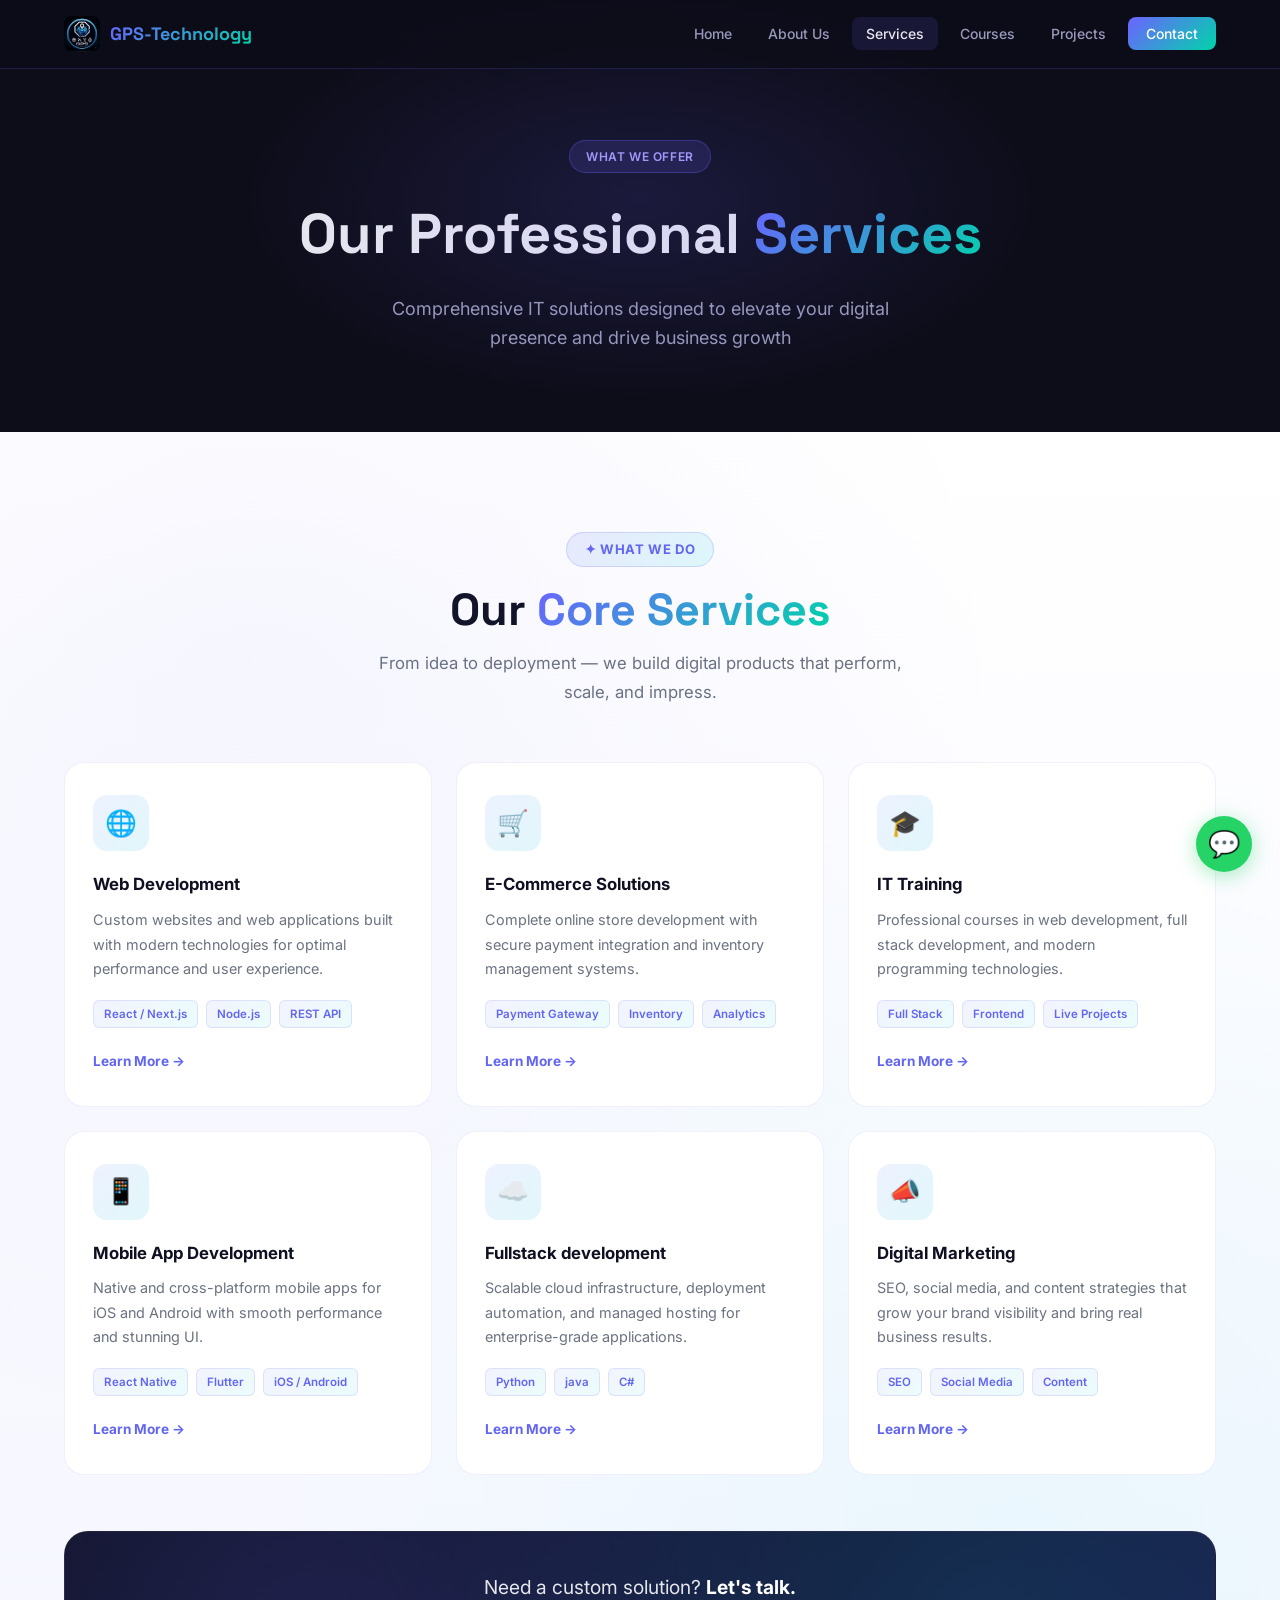
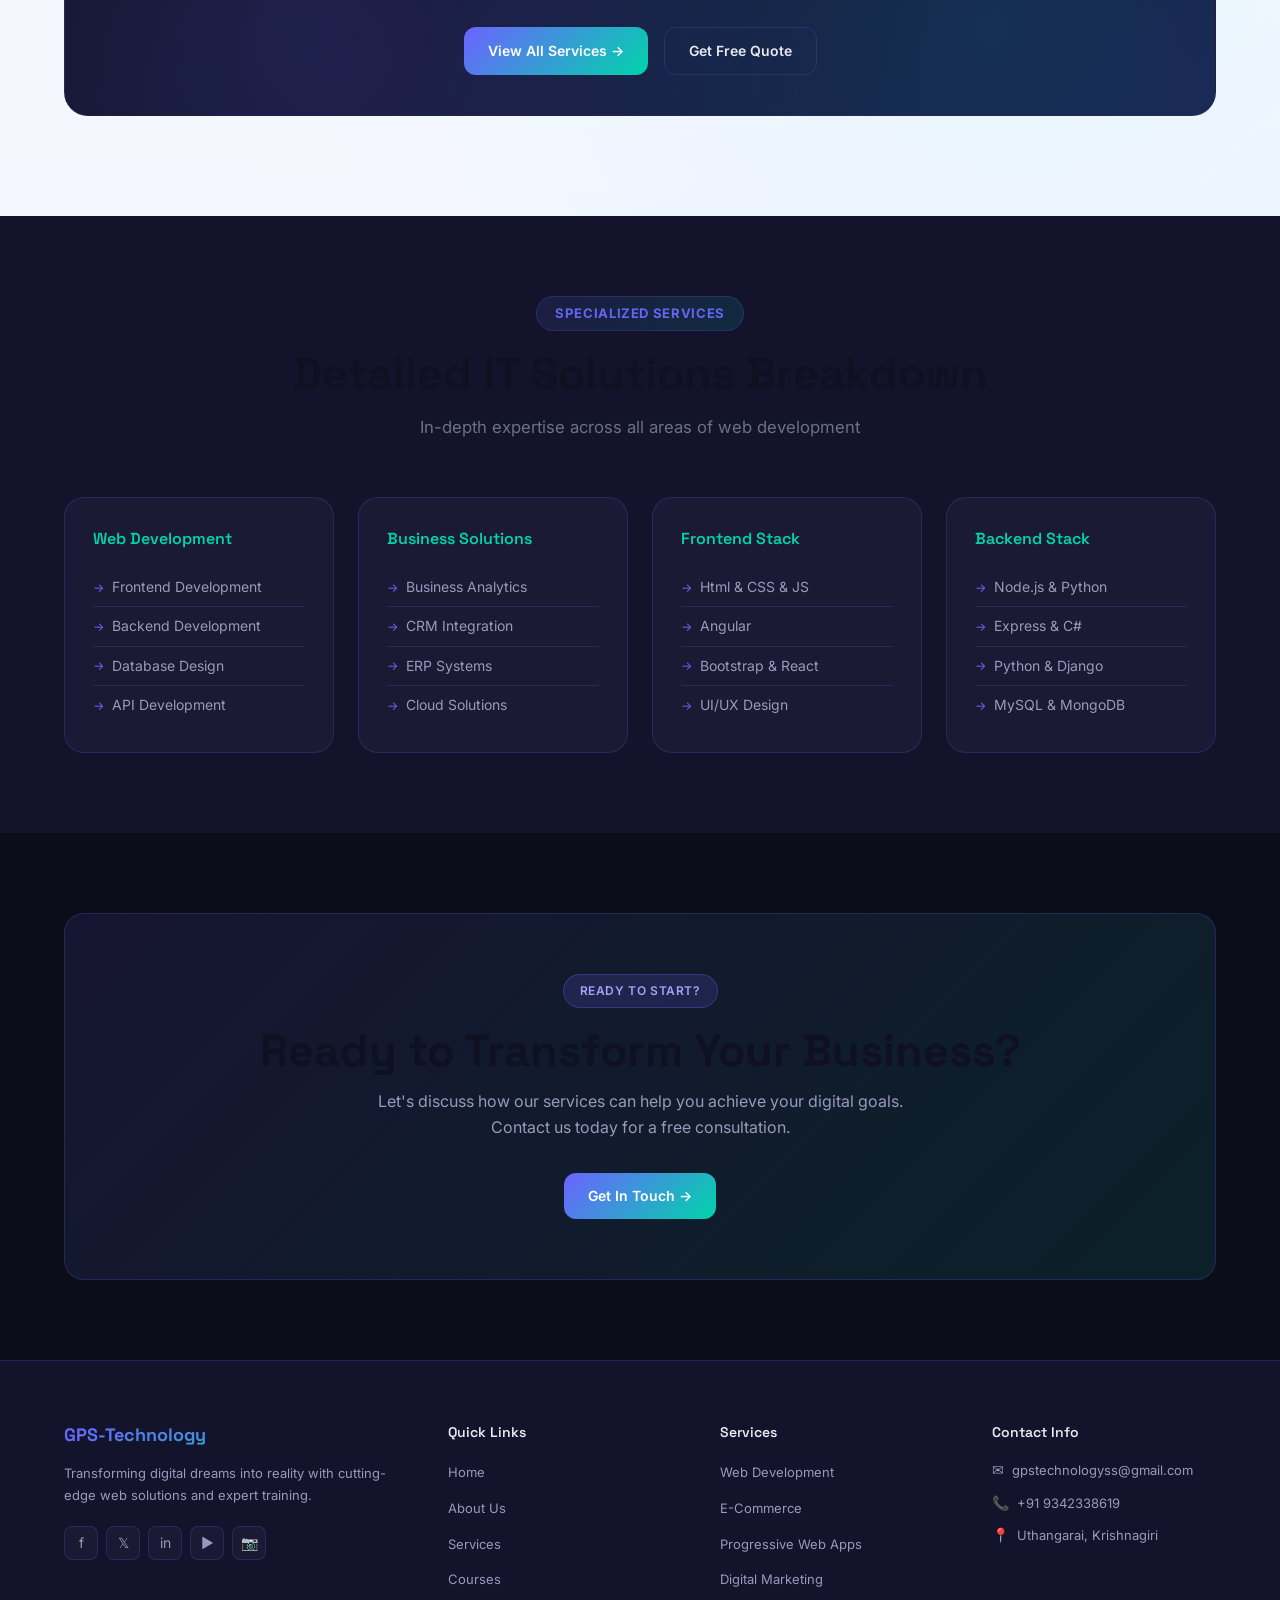
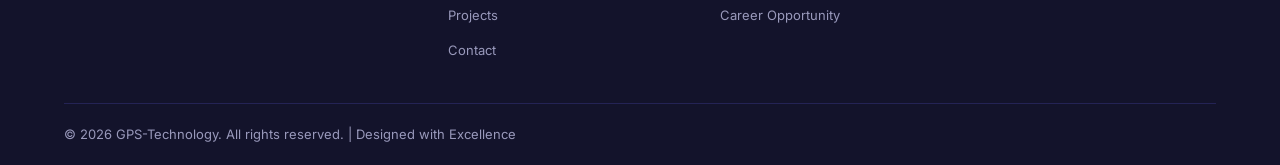
<file: services.html>
<!DOCTYPE html>
<html lang="en">
<head>
  <meta charset="UTF-8">
  <meta name="viewport" content="width=device-width, initial-scale=1.0">
  <title>Our Services - GPS-Technology</title>
  <link rel="stylesheet" href="css/style.css">
  <link rel="icon" href="gps_logo.png">
</head>
<body>

<nav class="navbar">
  <div class="nav-container">
    <a href="index.html" class="nav-logo">
      <img src="gps_logo.png" alt="GPS Logo">
      <span>GPS-Technology</span>
    </a>
    <ul class="nav-links">
      <li><a href="index.html">Home</a></li>
      <li><a href="about.html">About Us</a></li>
      <li><a href="services.html">Services</a></li>
      <li><a href="courses.html">Courses</a></li>
      <li><a href="projects.html">Projects</a></li>
      <li><a href="contact.html" class="btn-nav">Contact</a></li>
    </ul>
    <div class="hamburger"><span></span><span></span><span></span></div>
  </div>
</nav>
<div class="mobile-menu">
  <a href="index.html">Home</a>
  <a href="about.html">About Us</a>
  <a href="services.html">Services</a>
  <a href="courses.html">Courses</a>
  <a href="projects.html">Projects</a>
  <a href="contact.html">Contact</a>
</div>

<!-- PAGE HERO -->
<section class="page-hero">
  <div class="container">
    <div class="badge">What We Offer</div>
    <h1>Our Professional <span class="gradient-text">Services</span></h1>
    <p>Comprehensive IT solutions designed to elevate your digital presence and drive business growth</p>
  </div>
</section>

<!-- CORE SERVICES -->
<!-- SERVICES PREVIEW -->
<section class="services-preview">
  <div class="container">

    <div class="section-header">
      <div class="badge">✦ What We Do</div>
      <h2 class="section-title">Our <span class="gradient-text">Core Services</span></h2>
      <p class="section-subtitle">From idea to deployment — we build digital products that perform, scale, and impress.</p>
    </div>

    <div class="services-grid-new">

      <!-- Card 1 -->
      <div class="svc-card fade-up" style="--delay:0ms">
        <div class="svc-glow"></div>
        <div class="svc-icon-wrap">
          <span class="svc-icon">🌐</span>
        </div>
        <h3 class="svc-title">Web Development</h3>
        <p class="svc-desc">Custom websites and web applications built with modern technologies for optimal performance and user experience.</p>
        <ul class="svc-tags">
          <li>React / Next.js</li>
          <li>Node.js</li>
          <li>REST API</li>
        </ul>
        <a href="services.html" class="svc-link">Learn More →</a>
      </div>

      <!-- Card 2 -->
      <div class="svc-card fade-up" style="--delay:100ms">
        <div class="svc-glow"></div>
        <div class="svc-icon-wrap">
          <span class="svc-icon">🛒</span>
        </div>
        <h3 class="svc-title">E-Commerce Solutions</h3>
        <p class="svc-desc">Complete online store development with secure payment integration and inventory management systems.</p>
        <ul class="svc-tags">
          <li>Payment Gateway</li>
          <li>Inventory</li>
          <li>Analytics</li>
        </ul>
        <a href="services.html" class="svc-link">Learn More →</a>
      </div>

      <!-- Card 3 -->
      <div class="svc-card fade-up" style="--delay:200ms">
        <div class="svc-glow"></div>
        <div class="svc-icon-wrap">
          <span class="svc-icon">🎓</span>
        </div>
        <h3 class="svc-title">IT Training</h3>
        <p class="svc-desc">Professional courses in web development, full stack development, and modern programming technologies.</p>
        <ul class="svc-tags">
          <li>Full Stack</li>
          <li>Frontend</li>
          <li>Live Projects</li>
        </ul>
        <a href="services.html" class="svc-link">Learn More →</a>
      </div>

      <!-- Card 4 -->
      <div class="svc-card fade-up" style="--delay:300ms">
        <div class="svc-glow"></div>
        <div class="svc-icon-wrap">
          <span class="svc-icon">📱</span>
        </div>
        <h3 class="svc-title">Mobile App Development</h3>
        <p class="svc-desc">Native and cross-platform mobile apps for iOS and Android with smooth performance and stunning UI.</p>
        <ul class="svc-tags">
          <li>React Native</li>
          <li>Flutter</li>
          <li>iOS / Android</li>
        </ul>
        <a href="services.html" class="svc-link">Learn More →</a>
      </div>

      <!-- Card 5 -->
      <div class="svc-card fade-up" style="--delay:400ms">
        <div class="svc-glow"></div>
        <div class="svc-icon-wrap">
          <span class="svc-icon">☁️</span>
        </div>
        <h3 class="svc-title">Fullstack development</h3>
        <p class="svc-desc">Scalable cloud infrastructure, deployment automation, and managed hosting for enterprise-grade applications.</p>
        <ul class="svc-tags">
          <li>Python</li>
          <li>java</li>
          <li>C#</li>
        </ul>
        <a href="services.html" class="svc-link">Learn More →</a>
      </div>

      <!-- Card 6 -->
      <div class="svc-card fade-up" style="--delay:500ms">
        <div class="svc-glow"></div>
        <div class="svc-icon-wrap">
          <span class="svc-icon">📣</span>
        </div>
        <h3 class="svc-title">Digital Marketing</h3>
        <p class="svc-desc">SEO, social media, and content strategies that grow your brand visibility and bring real business results.</p>
        <ul class="svc-tags">
          <li>SEO</li>
          <li>Social Media</li>
          <li>Content</li>
        </ul>
        <a href="services.html" class="svc-link">Learn More →</a>
      </div>

    </div>

    <!-- Bottom CTA -->
    <div class="svc-cta-wrap">
      <p class="svc-cta-text">Need a custom solution? <strong>Let's talk.</strong></p>
      <div class="svc-cta-btns">
        <a href="services.html" class="btn btn-primary">View All Services →</a>
        <a href="contact.html" class="btn btn-outline">Get Free Quote</a>
      </div>
    </div>

  </div>
</section>

<style>
/* ═══════════════════════════════════════
   SERVICES SECTION — UPGRADED STYLES
═══════════════════════════════════════ */

.services-preview {
  padding: 100px 0;
  background: linear-gradient(180deg, #ffffff 0%, #f4f6ff 100%);
  position: relative;
  overflow: hidden;
}

/* subtle background pattern */
.services-preview::before {
  content: '';
  position: absolute;
  inset: 0;
  background-image:
    radial-gradient(circle at 20% 20%, rgba(99,102,241,0.05) 0%, transparent 50%),
    radial-gradient(circle at 80% 80%, rgba(0,220,217,0.05) 0%, transparent 50%);
  pointer-events: none;
}

/* section header */
.section-header {
  text-align: center;
  margin-bottom: 56px;
}
.section-header .badge {
  display: inline-flex;
  align-items: center;
  gap: 6px;
  padding: 6px 18px;
  border-radius: 999px;
  background: linear-gradient(135deg, rgba(99,102,241,0.12), rgba(0,220,217,0.12));
  color: #6366f1;
  font-size: 0.82rem;
  font-weight: 700;
  letter-spacing: 0.05em;
  text-transform: uppercase;
  margin-bottom: 16px;
  border: 1px solid rgba(99,102,241,0.2);
}
.section-title {
  font-size: clamp(1.8rem, 4vw, 2.8rem);
  font-weight: 800;
  color: #0f1123;
  margin-bottom: 12px;
  line-height: 1.2;
}
.section-subtitle {
  font-size: 1.05rem;
  color: #6b7280;
  max-width: 560px;
  margin: 0 auto;
  line-height: 1.7;
}

/* ── GRID ── */
.services-grid-new {
  display: grid;
  grid-template-columns: repeat(3, 1fr);
  gap: 24px;
  margin-bottom: 56px;
}
@media (max-width: 1024px) {
  .services-grid-new { grid-template-columns: repeat(2, 1fr); }
}
@media (max-width: 600px) {
  .services-grid-new { grid-template-columns: 1fr; }
}

/* ── CARD ── */
.svc-card {
  position: relative;
  background: #ffffff;
  border: 1px solid rgba(99,102,241,0.1);
  border-radius: 20px;
  padding: 32px 28px;
  transition: transform 0.35s ease, box-shadow 0.35s ease, border-color 0.35s ease;
  overflow: hidden;
  animation-delay: var(--delay, 0ms);
}
.svc-card:hover {
  transform: translateY(-8px);
  box-shadow: 0 24px 64px rgba(99,102,241,0.13);
  border-color: rgba(99,102,241,0.3);
}

/* glow effect on hover */
.svc-glow {
  position: absolute;
  top: -60px; right: -60px;
  width: 160px; height: 160px;
  border-radius: 50%;
  background: radial-gradient(circle, rgba(99,102,241,0.15), transparent 70%);
  opacity: 0;
  transition: opacity 0.4s ease;
  pointer-events: none;
}
.svc-card:hover .svc-glow { opacity: 1; }

/* icon */
.svc-icon-wrap {
  width: 56px; height: 56px;
  border-radius: 14px;
  background: linear-gradient(135deg, #eef2ff, #e0f7fa);
  display: flex; align-items: center; justify-content: center;
  margin-bottom: 20px;
  transition: transform 0.3s ease;
}
.svc-card:hover .svc-icon-wrap { transform: scale(1.1) rotate(-3deg); }
.svc-icon { font-size: 1.6rem; }

/* title */
.svc-title {
  font-size: 1.05rem;
  font-weight: 700;
  color: #0f1123;
  margin-bottom: 10px;
}

/* description */
.svc-desc {
  font-size: 0.9rem;
  color: #6b7280;
  line-height: 1.7;
  margin-bottom: 18px;
}

/* tags */
.svc-tags {
  list-style: none;
  padding: 0;
  margin: 0 0 20px;
  display: flex;
  flex-wrap: wrap;
  gap: 8px;
}
.svc-tags li {
  font-size: 0.72rem;
  font-weight: 600;
  padding: 4px 10px;
  border-radius: 6px;
  background: linear-gradient(135deg, rgba(99,102,241,0.08), rgba(0,220,217,0.08));
  color: #6366f1;
  border: 1px solid rgba(99,102,241,0.15);
}

/* link */
.svc-link {
  font-size: 0.85rem;
  font-weight: 700;
  color: #6366f1;
  text-decoration: none;
  display: inline-flex;
  align-items: center;
  gap: 4px;
  transition: gap 0.2s ease, color 0.2s ease;
}
.svc-link:hover { gap: 8px; color: #4f46e5; }

/* ── BOTTOM CTA ── */
.svc-cta-wrap {
  text-align: center;
  padding: 40px;
  background: linear-gradient(135deg, #0f1123, #1a1f4e);
  border-radius: 24px;
  border: 1px solid rgba(255,255,255,0.07);
  position: relative;
  overflow: hidden;
}
.svc-cta-wrap::before {
  content: '';
  position: absolute;
  inset: 0;
  background:
    radial-gradient(circle at 20% 50%, rgba(99,102,241,0.15) 0%, transparent 60%),
    radial-gradient(circle at 80% 50%, rgba(0,220,217,0.1) 0%, transparent 60%);
  pointer-events: none;
}
.svc-cta-text {
  font-size: 1.2rem;
  color: #e5e7eb;
  margin-bottom: 24px;
  position: relative;
}
.svc-cta-text strong { color: #ffffff; }
.svc-cta-btns {
  display: flex;
  gap: 16px;
  justify-content: center;
  flex-wrap: wrap;
  position: relative;
}
</style>

<!-- SPECIALIZED SERVICES -->
<section class="specialized-section">
  <div class="container">
    <div class="section-header">
      <div class="badge">Specialized Services</div>
      <h2 class="section-title">Detailed IT Solutions Breakdown</h2>
      <p class="section-subtitle">In-depth expertise across all areas of web development</p>
    </div>

    <div class="specialized-grid">
      <div class="spec-card fade-up">
        <h4>Web Development</h4>
        <ul>
          <li>Frontend Development</li>
          <li>Backend Development</li>
          <li>Database Design</li>
          <li>API Development</li>
        </ul>
      </div>
      <div class="spec-card fade-up">
        <h4>Business Solutions</h4>
        <ul>
          <li>Business Analytics</li>
          <li>CRM Integration</li>
          <li>ERP Systems</li>
          <li>Cloud Solutions</li>
        </ul>
      </div>
      <div class="spec-card fade-up">
        <h4>Frontend Stack</h4>
        <ul>
          <li>Html & CSS & JS</li>
          <li>Angular</li>
          <li>Bootstrap & React</li>
          <li>UI/UX Design</li>
        </ul>
      </div>
      <div class="spec-card fade-up">
        <h4>Backend Stack</h4>
        <ul>
          <li>Node.js & Python</li>
          <li>Express & C#</li>
          <li>Python & Django</li>
          <li>MySQL & MongoDB</li>
        </ul>
      </div>
    </div>
  </div>
</section>

<!-- CTA SECTION -->
<section class="cta-section">
  <div class="container">
    <div class="cta-box fade-up">
      <div class="badge">Ready to Start?</div>
      <h2 class="section-title">Ready to Transform Your Business?</h2>
      <p style="color:var(--text-muted);margin-bottom:32px;max-width:540px;margin-left:auto;margin-right:auto;">
        Let's discuss how our services can help you achieve your digital goals. Contact us today for a free consultation.
      </p>
      <a href="contact.html" class="btn btn-primary">Get In Touch →</a>
    </div>
  </div>
</section>

<!-- FOOTER -->
<footer class="footer">
  <div class="container">
    <div class="footer-grid">
      <div class="footer-brand">
        <div class="footer-brand-name">GPS-Technology</div>
        <p>Transforming digital dreams into reality with cutting-edge web solutions and expert training.</p>
        <div class="footer-social">
          <a href="https://facebook.com" target="_blank">f</a>
          <a href="https://twitter.com" target="_blank">𝕏</a>
          <a href="https://linkedin.com" target="_blank">in</a>
          <a href="https://youtube.com" target="_blank">▶</a>
          <a href="https://instagram.com" target="_blank">📷</a>
        </div>
      </div>
      <div class="footer-col">
        <h4>Quick Links</h4>
        <ul>
          <li><a href="index.html">Home</a></li>
          <li><a href="about.html">About Us</a></li>
          <li><a href="services.html">Services</a></li>
          <li><a href="courses.html">Courses</a></li>
          <li><a href="projects.html">Projects</a></li>
          <li><a href="contact.html">Contact</a></li>
        </ul>
      </div>
      <div class="footer-col">
        <h4>Services</h4>
        <ul>
          <li><a href="services.html">Web Development</a></li>
          <li><a href="services.html">E-Commerce</a></li>
          <li><a href="services.html">Progressive Web Apps</a></li>
          <li><a href="services.html">Digital Marketing</a></li>
          <li><a href="services.html">Career Opportunity</a></li>
        </ul>
      </div>
      <div class="footer-col">
        <h4>Contact Info</h4>
        <ul class="footer-contact">
          <li><span>✉</span><span>gpstechnologyss@gmail.com</span></li>
          <li><span>📞</span><span>+91 9342338619</span></li>
          <li><span>📍</span><span>Uthangarai, Krishnagiri</span></li>
        </ul>
      </div>
    </div>
    <div class="footer-bottom">
      <p>© 2026 GPS-Technology. All rights reserved. | Designed with Excellence</p>
    </div>
  </div>
</footer>

<a href="https://wa.me/919342338619?text=Hello!%20I'm%20interested%20in%20your%20services." target="_blank" class="whatsapp-btn">💬</a>
<script src="js/main.js"></script>
</body>
</html>
</file>
<file: css/style.css>
/* ===== INFXS Solutions - Main Stylesheet ===== */

@import url('https://fonts.googleapis.com/css2?family=Inter:wght@300;400;500;600;700;800&family=Space+Grotesk:wght@400;500;600;700&display=swap');

:root {
  --primary: #6c63ff;
  --primary-dark: #5a52d5;
  --primary-light: #a89ff7;
  --accent: #00d4aa;
  --accent-dark: #00b894;
  --dark: #0d0d1a;
  --dark-2: #13132b;
  --dark-3: #1a1a35;
  --dark-4: #22224a;
  --text: #e8e8f0;
  --text-muted: #9999bb;
  --border: rgba(108, 99, 255, 0.2);
  --gradient: linear-gradient(135deg, #6c63ff, #00d4aa);
  --shadow: 0 8px 32px rgba(108, 99, 255, 0.15);
  --font-display: 'Space Grotesk', sans-serif;
  --font-body: 'Inter', sans-serif;
  --radius: 12px;
  --radius-lg: 20px;
}

* { margin: 0; padding: 0; box-sizing: border-box; }

html { scroll-behavior: smooth; }

body {
  font-family: var(--font-body);
  background: var(--dark);
  color: var(--text);
  line-height: 1.6;
  overflow-x: hidden;
}

/* ===== SCROLLBAR ===== */
::-webkit-scrollbar { width: 6px; }
::-webkit-scrollbar-track { background: var(--dark-2); }
::-webkit-scrollbar-thumb { background: var(--primary); border-radius: 3px; }

/* ===== NAVBAR ===== */
.navbar {
  position: fixed;
  top: 0;
  width: 100%;
  z-index: 1000;
  padding: 16px 0;
  background: rgba(13, 13, 26, 0.85);
  backdrop-filter: blur(20px);
  -webkit-backdrop-filter: blur(20px);
  border-bottom: 1px solid var(--border);
  transition: all 0.3s ease;
}

.navbar.scrolled {
  padding: 10px 0;
  background: rgba(13, 13, 26, 0.95);
}

.nav-container {
  max-width: 1200px;
  margin: 0 auto;
  padding: 0 24px;
  display: flex;
  align-items: center;
  justify-content: space-between;
}

.nav-logo {
  display: flex;
  align-items: center;
  gap: 10px;
  text-decoration: none;
  color: var(--text);
}

.nav-logo img {
  width: 36px;
  height: 36px;
  object-fit: contain;
  border-radius: 8px;
}

.nav-logo span {
  font-family: var(--font-display);
  font-weight: 700;
  font-size: 18px;
  background: var(--gradient);
  -webkit-background-clip: text;
  -webkit-text-fill-color: transparent;
  background-clip: text;
}

.nav-links {
  display: flex;
  list-style: none;
  gap: 8px;
  align-items: center;
}

.nav-links a {
  text-decoration: none;
  color: var(--text-muted);
  font-size: 14px;
  font-weight: 500;
  padding: 8px 14px;
  border-radius: 8px;
  transition: all 0.2s ease;
}

.nav-links a:hover,
.nav-links a.active {
  color: var(--text);
  background: rgba(108, 99, 255, 0.12);
}

.nav-links a.btn-nav {
  background: var(--gradient);
  color: #fff;
  padding: 8px 18px;
}

.nav-links a.btn-nav:hover {
  opacity: 0.9;
  background: var(--gradient);
  color: #fff;
}

/* Hamburger */
.hamburger {
  display: none;
  flex-direction: column;
  gap: 5px;
  cursor: pointer;
  padding: 4px;
}

.hamburger span {
  width: 24px;
  height: 2px;
  background: var(--text);
  border-radius: 2px;
  transition: all 0.3s ease;
}

.hamburger.open span:nth-child(1) { transform: rotate(45deg) translate(5px, 5px); }
.hamburger.open span:nth-child(2) { opacity: 0; }
.hamburger.open span:nth-child(3) { transform: rotate(-45deg) translate(5px, -5px); }

/* Mobile menu */
.mobile-menu {
  display: none;
  position: fixed;
  top: 65px;
  left: 0;
  right: 0;
  background: var(--dark-2);
  border-bottom: 1px solid var(--border);
  padding: 20px 24px;
  z-index: 999;
}

.mobile-menu.open { display: block; }

.mobile-menu a {
  display: block;
  color: var(--text-muted);
  text-decoration: none;
  padding: 12px 0;
  font-size: 15px;
  border-bottom: 1px solid var(--border);
  transition: color 0.2s;
}

.mobile-menu a:last-child { border-bottom: none; }
.mobile-menu a:hover, .mobile-menu a.active { color: var(--primary); }

/* ===== COMMON ===== */
.container {
  max-width: 1200px;
  margin: 0 auto;
  padding: 0 24px;
}

.section-title {
  font-family: var(--font-display);
  font-size: clamp(28px, 4vw, 40px);
  font-weight: 700;
  margin-bottom: 12px;
  color: var(--text);
}

.section-subtitle {
  color: var(--text-muted);
  font-size: 16px;
  max-width: 560px;
}

.section-header {
  text-align: center;
  margin-bottom: 60px;
}

.section-header .section-subtitle {
  margin: 0 auto;
}

.badge {
  display: inline-block;
  padding: 6px 16px;
  background: rgba(108, 99, 255, 0.15);
  color: var(--primary-light);
  border: 1px solid rgba(108, 99, 255, 0.3);
  border-radius: 100px;
  font-size: 12px;
  font-weight: 600;
  letter-spacing: 0.05em;
  text-transform: uppercase;
  margin-bottom: 16px;
}

.btn {
  display: inline-flex;
  align-items: center;
  gap: 8px;
  padding: 12px 24px;
  border-radius: var(--radius);
  font-weight: 600;
  font-size: 14px;
  text-decoration: none;
  cursor: pointer;
  border: none;
  transition: all 0.3s ease;
  font-family: var(--font-body);
}

.btn-primary {
  background: var(--gradient);
  color: #fff;
}

.btn-primary:hover {
  transform: translateY(-2px);
  box-shadow: 0 8px 24px rgba(108, 99, 255, 0.4);
}

.btn-outline {
  background: transparent;
  color: var(--text);
  border: 1px solid var(--border);
}

.btn-outline:hover {
  background: rgba(108, 99, 255, 0.1);
  border-color: var(--primary);
  transform: translateY(-2px);
}

.card {
  background: var(--dark-3);
  border: 1px solid var(--border);
  border-radius: var(--radius-lg);
  padding: 28px;
  transition: all 0.3s ease;
}

.card:hover {
  border-color: rgba(108, 99, 255, 0.4);
  transform: translateY(-4px);
  box-shadow: var(--shadow);
}

.gradient-text {
  background: var(--gradient);
  -webkit-background-clip: text;
  -webkit-text-fill-color: transparent;
  background-clip: text;
}

/* ===== HERO ===== */
.hero {
  min-height: 100vh;
  display: flex;
  align-items: center;
  position: relative;
  padding: 120px 0 80px;
  overflow: hidden;
}

.hero-bg {
  position: absolute;
  inset: 0;
  z-index: 0;
}

.hero-orb {
  position: absolute;
  border-radius: 50%;
  filter: blur(80px);
  opacity: 0.3;
}

.hero-orb-1 {
  width: 500px;
  height: 500px;
  background: var(--primary);
  top: -100px;
  right: -100px;
}

.hero-orb-2 {
  width: 400px;
  height: 400px;
  background: var(--accent);
  bottom: -100px;
  left: -100px;
}

.hero-grid {
  position: absolute;
  inset: 0;
  background-image: 
    linear-gradient(rgba(108,99,255,0.05) 1px, transparent 1px),
    linear-gradient(90deg, rgba(108,99,255,0.05) 1px, transparent 1px);
  background-size: 60px 60px;
}

.hero-content {
  position: relative;
  z-index: 1;
  max-width: 700px;
}

.hero-title {
  font-family: var(--font-display);
  font-size: clamp(38px, 5.5vw, 68px);
  font-weight: 700;
  line-height: 1.1;
  margin-bottom: 20px;
}

.hero-desc {
  font-size: 18px;
  color: var(--text-muted);
  margin-bottom: 36px;
  max-width: 560px;
}

.hero-actions {
  display: flex;
  gap: 16px;
  flex-wrap: wrap;
}

.hero-stats {
  display: flex;
  gap: 48px;
  margin-top: 56px;
  padding-top: 40px;
  border-top: 1px solid var(--border);
}

.hero-stat-value {
  font-family: var(--font-display);
  font-size: 36px;
  font-weight: 700;
  background: var(--gradient);
  -webkit-background-clip: text;
  -webkit-text-fill-color: transparent;
  background-clip: text;
  display: block;
}

.hero-stat-label {
  font-size: 13px;
  color: var(--text-muted);
}

/* ===== SERVICES PREVIEW ===== */
.services-preview {
  padding: 100px 0;
  background: var(--dark-2);
}

.services-grid {
  display: grid;
  grid-template-columns: repeat(auto-fit, minmax(280px, 1fr));
  gap: 24px;
}

.service-card {
  background: var(--dark-3);
  border: 1px solid var(--border);
  border-radius: var(--radius-lg);
  padding: 32px;
  transition: all 0.3s ease;
}

.service-card:hover {
  border-color: rgba(108, 99, 255, 0.5);
  transform: translateY(-6px);
  box-shadow: 0 16px 48px rgba(108, 99, 255, 0.15);
}

.service-icon {
  width: 52px;
  height: 52px;
  background: rgba(108, 99, 255, 0.15);
  border-radius: 14px;
  display: flex;
  align-items: center;
  justify-content: center;
  font-size: 24px;
  margin-bottom: 20px;
}

.service-card h3 {
  font-family: var(--font-display);
  font-size: 18px;
  font-weight: 600;
  margin-bottom: 10px;
}

.service-card p {
  color: var(--text-muted);
  font-size: 14px;
  line-height: 1.7;
}

/* ===== PAGE HERO ===== */
.page-hero {
  padding: 140px 0 80px;
  text-align: center;
  position: relative;
  overflow: hidden;
}

.page-hero::before {
  content: '';
  position: absolute;
  top: 0;
  left: 50%;
  transform: translateX(-50%);
  width: 800px;
  height: 400px;
  background: radial-gradient(ellipse, rgba(108,99,255,0.15) 0%, transparent 70%);
}

.page-hero h1 {
  font-family: var(--font-display);
  font-size: clamp(32px, 5vw, 56px);
  font-weight: 700;
  margin-bottom: 16px;
}

.page-hero p {
  color: var(--text-muted);
  font-size: 18px;
  max-width: 560px;
  margin: 0 auto;
}

/* ===== ABOUT PAGE ===== */
.about-section {
  padding: 80px 0 100px;
}

.founder-card {
  display: grid;
  grid-template-columns: 1fr 1.5fr;
  gap: 60px;
  align-items: center;
  margin-bottom: 100px;
}

.founder-img-wrap {
  position: relative;
}

.founder-img-wrap img {
  width: 100%;
  max-width: 380px;
  border-radius: var(--radius-lg);
  object-fit: cover;
  aspect-ratio: 3/4;
  display: block;
}

.founder-img-badge {
  position: absolute;
  bottom: -16px;
  right: -16px;
  background: var(--gradient);
  padding: 12px 20px;
  border-radius: var(--radius);
  font-weight: 600;
  font-size: 13px;
}

.founder-info h2 {
  font-family: var(--font-display);
  font-size: 36px;
  font-weight: 700;
  margin-bottom: 4px;
}

.founder-info .role {
  color: var(--primary-light);
  font-size: 14px;
  font-weight: 500;
  margin-bottom: 24px;
}

.founder-info p {
  color: var(--text-muted);
  line-height: 1.8;
  margin-bottom: 28px;
}

.founder-meta {
  display: grid;
  grid-template-columns: 1fr 1fr;
  gap: 16px;
  margin-bottom: 28px;
}

.meta-item {
  background: var(--dark-3);
  border: 1px solid var(--border);
  border-radius: var(--radius);
  padding: 16px;
}

.meta-item .label {
  font-size: 11px;
  color: var(--text-muted);
  text-transform: uppercase;
  letter-spacing: 0.08em;
  margin-bottom: 4px;
}

.meta-item .value {
  font-size: 14px;
  font-weight: 600;
  color: var(--text);
}

/* Journey */
.journey-section {
  background: var(--dark-2);
  padding: 80px 0;
}

.journey-grid {
  display: grid;
  grid-template-columns: 1fr 1fr;
  gap: 60px;
  align-items: center;
}

.journey-stats {
  display: grid;
  grid-template-columns: repeat(3, 1fr);
  gap: 20px;
  margin-bottom: 32px;
}

.stat-box {
  text-align: center;
  background: var(--dark-3);
  border: 1px solid var(--border);
  border-radius: var(--radius);
  padding: 20px 12px;
}

.stat-box .num {
  font-family: var(--font-display);
  font-size: 28px;
  font-weight: 700;
  background: var(--gradient);
  -webkit-background-clip: text;
  -webkit-text-fill-color: transparent;
  background-clip: text;
  display: block;
}

.stat-box .lbl {
  font-size: 12px;
  color: var(--text-muted);
  margin-top: 4px;
}

.mission-box {
  background: var(--dark-3);
  border-left: 3px solid var(--primary);
  border-radius: 0 var(--radius) var(--radius) 0;
  padding: 24px;
  font-style: italic;
  color: var(--text-muted);
  line-height: 1.8;
}

/* ===== SERVICES PAGE ===== */
.services-section {
  padding: 80px 0;
}

.services-full-grid {
  display: grid;
  grid-template-columns: repeat(auto-fit, minmax(320px, 1fr));
  gap: 24px;
  margin-bottom: 60px;
}

.services-full-grid .service-card {
  background: var(--dark-2);
}

.service-tags {
  display: flex;
  flex-wrap: wrap;
  gap: 8px;
  margin-top: 16px;
}

.service-tag {
  padding: 4px 12px;
  background: rgba(108, 99, 255, 0.1);
  border: 1px solid rgba(108, 99, 255, 0.2);
  border-radius: 100px;
  font-size: 12px;
  color: var(--primary-light);
}

.specialized-section {
  padding: 80px 0;
  background: var(--dark-2);
}

.specialized-grid {
  display: grid;
  grid-template-columns: repeat(auto-fit, minmax(240px, 1fr));
  gap: 24px;
}

.spec-card {
  background: var(--dark-3);
  border: 1px solid var(--border);
  border-radius: var(--radius-lg);
  padding: 28px;
}

.spec-card h4 {
  font-family: var(--font-display);
  font-size: 16px;
  font-weight: 600;
  margin-bottom: 16px;
  color: var(--accent);
}

.spec-card ul {
  list-style: none;
}

.spec-card ul li {
  padding: 8px 0;
  border-bottom: 1px solid var(--border);
  font-size: 14px;
  color: var(--text-muted);
  display: flex;
  align-items: center;
  gap: 8px;
}

.spec-card ul li::before {
  content: '→';
  color: var(--primary);
  font-size: 12px;
}

.spec-card ul li:last-child { border-bottom: none; }

.cta-section {
  padding: 80px 0;
  text-align: center;
}

.cta-box {
  background: linear-gradient(135deg, rgba(108,99,255,0.1), rgba(0,212,170,0.1));
  border: 1px solid var(--border);
  border-radius: var(--radius-lg);
  padding: 60px;
}

/* ===== COURSES PAGE ===== */
.courses-section {
  padding: 80px 0;
}

.courses-grid {
  display: grid;
  grid-template-columns: repeat(auto-fit, minmax(320px, 1fr));
  gap: 28px;
  margin-bottom: 80px;
}

.course-card {
  background: var(--dark-2);
  border: 1px solid var(--border);
  border-radius: var(--radius-lg);
  overflow: hidden;
  transition: all 0.3s ease;
}

.course-card:hover {
  border-color: rgba(108, 99, 255, 0.5);
  transform: translateY(-6px);
  box-shadow: var(--shadow);
}

.course-header {
  background: linear-gradient(135deg, var(--dark-3), var(--dark-4));
  padding: 28px;
  border-bottom: 1px solid var(--border);
  display: flex;
  align-items: center;
  gap: 16px;
}

.course-number {
  width: 48px;
  height: 48px;
  border-radius: 12px;
  background: var(--gradient);
  display: flex;
  align-items: center;
  justify-content: center;
  font-family: var(--font-display);
  font-weight: 700;
  font-size: 18px;
  color: #fff;
  flex-shrink: 0;
}

.course-header h3 {
  font-family: var(--font-display);
  font-size: 18px;
  font-weight: 600;
}

.course-duration {
  font-size: 12px;
  color: var(--accent);
  margin-top: 4px;
}

.course-body {
  padding: 28px;
}

.course-body p {
  color: var(--text-muted);
  font-size: 14px;
  line-height: 1.7;
  margin-bottom: 20px;
}

.tech-list {
  display: flex;
  flex-wrap: wrap;
  gap: 8px;
  margin-bottom: 24px;
}

.tech-tag {
  padding: 5px 12px;
  background: rgba(0, 212, 170, 0.1);
  border: 1px solid rgba(0, 212, 170, 0.2);
  border-radius: 100px;
  font-size: 12px;
  font-weight: 500;
  color: var(--accent);
}

/* Why section */
.why-section {
  padding: 80px 0;
  background: var(--dark-2);
}

.why-grid {
  display: grid;
  grid-template-columns: repeat(auto-fit, minmax(240px, 1fr));
  gap: 24px;
}

.why-card {
  text-align: center;
  padding: 32px 24px;
  background: var(--dark-3);
  border: 1px solid var(--border);
  border-radius: var(--radius-lg);
  transition: all 0.3s ease;
}

.why-card:hover {
  border-color: rgba(108, 99, 255, 0.4);
  transform: translateY(-4px);
}

.why-icon {
  font-size: 36px;
  margin-bottom: 16px;
  display: block;
}

.why-card h4 {
  font-family: var(--font-display);
  font-size: 16px;
  font-weight: 600;
  margin-bottom: 10px;
}

.why-card p {
  color: var(--text-muted);
  font-size: 13px;
  line-height: 1.7;
}

/* Pricing */
.pricing-section {
  padding: 80px 0;
}

.pricing-card {
  max-width: 400px;
  margin: 0 auto;
  background: var(--dark-2);
  border: 2px solid var(--primary);
  border-radius: var(--radius-lg);
  padding: 48px;
  text-align: center;
  position: relative;
}

.pricing-card::before {
  content: 'Most Popular';
  position: absolute;
  top: -14px;
  left: 50%;
  transform: translateX(-50%);
  background: var(--gradient);
  padding: 6px 20px;
  border-radius: 100px;
  font-size: 12px;
  font-weight: 600;
  color: #fff;
}

.price {
  font-family: var(--font-display);
  font-size: 56px;
  font-weight: 700;
  background: var(--gradient);
  -webkit-background-clip: text;
  -webkit-text-fill-color: transparent;
  background-clip: text;
  line-height: 1;
}

.price-label {
  color: var(--text-muted);
  font-size: 14px;
  margin-bottom: 32px;
}

.pricing-features {
  list-style: none;
  margin-bottom: 36px;
  text-align: left;
}

.pricing-features li {
  padding: 10px 0;
  border-bottom: 1px solid var(--border);
  font-size: 14px;
  color: var(--text-muted);
  display: flex;
  align-items: center;
  gap: 10px;
}

.pricing-features li::before {
  content: '✓';
  color: var(--accent);
  font-weight: 700;
}

.pricing-features li:last-child { border-bottom: none; }

/* ===== PROJECTS PAGE ===== */
.projects-section {
  padding: 80px 0;
}

.projects-grid {
  display: grid;
  grid-template-columns: repeat(auto-fit, minmax(340px, 1fr));
  gap: 28px;
  margin-bottom: 80px;
}

.project-card {
  background: var(--dark-2);
  border: 1px solid var(--border);
  border-radius: var(--radius-lg);
  overflow: hidden;
  transition: all 0.3s ease;
}

.project-card:hover {
  border-color: rgba(108, 99, 255, 0.5);
  transform: translateY(-6px);
  box-shadow: var(--shadow);
}

.project-img {
  width: 100%;
  height: 200px;
  object-fit: cover;
  display: block;
}

.project-body {
  padding: 24px;
}

.project-cat {
  font-size: 11px;
  font-weight: 600;
  text-transform: uppercase;
  letter-spacing: 0.08em;
  color: var(--accent);
  margin-bottom: 8px;
}

.project-body h3 {
  font-family: var(--font-display);
  font-size: 17px;
  font-weight: 600;
  margin-bottom: 8px;
}

.project-body p {
  color: var(--text-muted);
  font-size: 13px;
  line-height: 1.7;
  margin-bottom: 16px;
}

.project-tags {
  display: flex;
  flex-wrap: wrap;
  gap: 6px;
  margin-bottom: 20px;
}

.project-tag {
  padding: 4px 10px;
  background: rgba(108, 99, 255, 0.1);
  border-radius: 100px;
  font-size: 11px;
  color: var(--primary-light);
}

/* Achievements */
.achievements-section {
  padding: 80px 0;
  background: var(--dark-2);
}

.achievements-grid {
  display: grid;
  grid-template-columns: repeat(auto-fit, minmax(180px, 1fr));
  gap: 24px;
  text-align: center;
}

.achieve-card {
  padding: 32px 20px;
  background: var(--dark-3);
  border: 1px solid var(--border);
  border-radius: var(--radius-lg);
}

.achieve-num {
  font-family: var(--font-display);
  font-size: 42px;
  font-weight: 700;
  background: var(--gradient);
  -webkit-background-clip: text;
  -webkit-text-fill-color: transparent;
  background-clip: text;
  display: block;
}

.achieve-label {
  font-size: 13px;
  color: var(--text-muted);
  margin-top: 6px;
}

/* ===== TEAM PAGE ===== */
.team-section {
  padding: 80px 0;
}

.team-grid {
  display: grid;
  grid-template-columns: repeat(auto-fit, minmax(300px, 1fr));
  gap: 28px;
  margin-bottom: 60px;
}

.team-card {
  background: var(--dark-2);
  border: 1px solid var(--border);
  border-radius: var(--radius-lg);
  overflow: hidden;
  transition: all 0.3s ease;
}

.team-card:hover {
  border-color: rgba(108, 99, 255, 0.5);
  transform: translateY(-4px);
  box-shadow: var(--shadow);
}

.team-img {
  width: 100%;
  height: 260px;
  object-fit: cover;
  object-position: center top;
  display: block;
}

.team-info {
  padding: 24px;
}

.team-info h3 {
  font-family: var(--font-display);
  font-size: 18px;
  font-weight: 600;
  margin-bottom: 4px;
  text-transform: capitalize;
}

.team-role {
  color: var(--primary-light);
  font-size: 13px;
  font-weight: 500;
  margin-bottom: 12px;
}

.team-info p {
  color: var(--text-muted);
  font-size: 13px;
  line-height: 1.7;
  margin-bottom: 16px;
  display: -webkit-box;
  -webkit-line-clamp: 3;
  -webkit-box-orient: vertical;
  overflow: hidden;
}

.team-skills {
  display: flex;
  flex-wrap: wrap;
  gap: 6px;
  margin-bottom: 16px;
}

.team-skill {
  padding: 4px 10px;
  background: rgba(0, 212, 170, 0.1);
  border-radius: 100px;
  font-size: 11px;
  color: var(--accent);
}

.team-social {
  display: flex;
  gap: 10px;
}

.team-social a {
  width: 32px;
  height: 32px;
  border-radius: 8px;
  background: rgba(108, 99, 255, 0.15);
  display: flex;
  align-items: center;
  justify-content: center;
  color: var(--primary-light);
  text-decoration: none;
  font-size: 13px;
  transition: all 0.2s;
}

.team-social a:hover {
  background: var(--primary);
  color: #fff;
}

/* Team overview */
.team-overview {
  padding: 80px 0;
  background: var(--dark-2);
}

.overview-grid {
  display: grid;
  grid-template-columns: 1fr 2fr;
  gap: 60px;
  align-items: start;
}

.overview-stat {
  text-align: center;
  padding: 32px;
  background: var(--dark-3);
  border: 1px solid var(--border);
  border-radius: var(--radius-lg);
}

.overview-stat .num {
  font-family: var(--font-display);
  font-size: 48px;
  font-weight: 700;
  background: var(--gradient);
  -webkit-background-clip: text;
  -webkit-text-fill-color: transparent;
  background-clip: text;
  display: block;
}

.overview-roles {
  list-style: none;
}

.overview-roles li {
  display: flex;
  align-items: flex-start;
  gap: 16px;
  padding: 16px 0;
  border-bottom: 1px solid var(--border);
}

.overview-roles li:last-child { border-bottom: none; }

.role-title {
  font-weight: 600;
  font-size: 14px;
  min-width: 160px;
}

.role-desc {
  color: var(--text-muted);
  font-size: 14px;
}

/* ===== CONTACT PAGE ===== */
.contact-section {
  padding: 80px 0;
}

.contact-grid {
  display: grid;
  grid-template-columns: 1fr 1.5fr;
  gap: 60px;
  margin-bottom: 80px;
}

.contact-info h2 {
  font-family: var(--font-display);
  font-size: 28px;
  font-weight: 700;
  margin-bottom: 24px;
}

.contact-items {
  display: flex;
  flex-direction: column;
  gap: 20px;
  margin-bottom: 36px;
}

.contact-item {
  display: flex;
  align-items: flex-start;
  gap: 16px;
}

.contact-item-icon {
  width: 44px;
  height: 44px;
  border-radius: 12px;
  background: rgba(108, 99, 255, 0.15);
  display: flex;
  align-items: center;
  justify-content: center;
  font-size: 18px;
  flex-shrink: 0;
}

.contact-item-text .label {
  font-size: 11px;
  color: var(--text-muted);
  text-transform: uppercase;
  letter-spacing: 0.08em;
  margin-bottom: 3px;
}

.contact-item-text .value {
  font-size: 14px;
  color: var(--text);
  font-weight: 500;
}

.social-links {
  display: flex;
  gap: 10px;
}

.social-link {
  width: 40px;
  height: 40px;
  border-radius: 10px;
  background: var(--dark-3);
  border: 1px solid var(--border);
  display: flex;
  align-items: center;
  justify-content: center;
  color: var(--text-muted);
  text-decoration: none;
  font-size: 15px;
  transition: all 0.2s;
}

.social-link:hover {
  background: var(--primary);
  border-color: var(--primary);
  color: #fff;
  transform: translateY(-2px);
}

/* Contact form */
.contact-form-wrap {
  background: var(--dark-2);
  border: 1px solid var(--border);
  border-radius: var(--radius-lg);
  padding: 40px;
}

.contact-form-wrap h3 {
  font-family: var(--font-display);
  font-size: 20px;
  font-weight: 600;
  margin-bottom: 28px;
}

.form-grid {
  display: grid;
  grid-template-columns: 1fr 1fr;
  gap: 20px;
}

.form-group {
  display: flex;
  flex-direction: column;
  gap: 8px;
}

.form-group.full { grid-column: 1 / -1; }

.form-group label {
  font-size: 13px;
  font-weight: 500;
  color: var(--text-muted);
}

.form-group input,
.form-group select,
.form-group textarea {
  background: var(--dark-3);
  border: 1px solid var(--border);
  border-radius: var(--radius);
  padding: 12px 16px;
  color: var(--text);
  font-family: var(--font-body);
  font-size: 14px;
  outline: none;
  transition: border-color 0.2s;
}

.form-group input:focus,
.form-group select:focus,
.form-group textarea:focus {
  border-color: var(--primary);
}

.form-group textarea {
  resize: vertical;
  min-height: 120px;
}

.form-group select option {
  background: var(--dark-3);
}

/* Map section */
.map-section {
  padding: 0 0 80px;
}

.map-wrap {
  border-radius: var(--radius-lg);
  overflow: hidden;
  border: 1px solid var(--border);
  height: 400px;
}

.map-wrap iframe {
  width: 100%;
  height: 100%;
  border: none;
  filter: invert(90%) hue-rotate(180deg);
}

/* FAQ */
.faq-section {
  padding: 80px 0;
  background: var(--dark-2);
}

.faq-list {
  max-width: 800px;
  margin: 0 auto;
  display: flex;
  flex-direction: column;
  gap: 12px;
}

.faq-item {
  background: var(--dark-3);
  border: 1px solid var(--border);
  border-radius: var(--radius);
  overflow: hidden;
}

.faq-question {
  width: 100%;
  background: none;
  border: none;
  padding: 20px 24px;
  text-align: left;
  color: var(--text);
  font-family: var(--font-body);
  font-size: 15px;
  font-weight: 500;
  cursor: pointer;
  display: flex;
  justify-content: space-between;
  align-items: center;
  gap: 16px;
}

.faq-question:hover { background: rgba(108, 99, 255, 0.05); }

.faq-arrow {
  font-size: 18px;
  color: var(--primary);
  transition: transform 0.3s;
  flex-shrink: 0;
}

.faq-item.open .faq-arrow { transform: rotate(180deg); }

.faq-answer {
  display: none;
  padding: 0 24px 20px;
  color: var(--text-muted);
  font-size: 14px;
  line-height: 1.8;
  border-top: 1px solid var(--border);
  padding-top: 16px;
}

.faq-item.open .faq-answer { display: block; }

/* ===== FOOTER ===== */
.footer {
  background: var(--dark-2);
  border-top: 1px solid var(--border);
  padding: 60px 0 0;
}

.footer-grid {
  display: grid;
  grid-template-columns: 1.5fr 1fr 1fr 1fr;
  gap: 48px;
  margin-bottom: 40px;
}

.footer-brand img {
  width: 36px;
  margin-bottom: 16px;
}

.footer-brand-name {
  font-family: var(--font-display);
  font-size: 18px;
  font-weight: 700;
  background: var(--gradient);
  -webkit-background-clip: text;
  -webkit-text-fill-color: transparent;
  background-clip: text;
  margin-bottom: 12px;
}

.footer-brand p {
  color: var(--text-muted);
  font-size: 13px;
  line-height: 1.7;
  margin-bottom: 20px;
}

.footer-social {
  display: flex;
  gap: 8px;
}

.footer-social a {
  width: 34px;
  height: 34px;
  border-radius: 8px;
  background: var(--dark-3);
  border: 1px solid var(--border);
  display: flex;
  align-items: center;
  justify-content: center;
  color: var(--text-muted);
  text-decoration: none;
  font-size: 14px;
  transition: all 0.2s;
}

.footer-social a:hover {
  background: var(--primary);
  border-color: var(--primary);
  color: #fff;
}

.footer-col h4 {
  font-family: var(--font-display);
  font-size: 14px;
  font-weight: 600;
  margin-bottom: 16px;
  color: var(--text);
}

.footer-col ul {
  list-style: none;
  display: flex;
  flex-direction: column;
  gap: 10px;
}

.footer-col ul li a {
  color: var(--text-muted);
  text-decoration: none;
  font-size: 13px;
  transition: color 0.2s;
}

.footer-col ul li a:hover { color: var(--primary-light); }

.footer-contact {
  display: flex;
  flex-direction: column;
  gap: 10px;
}

.footer-contact li {
  display: flex;
  align-items: center;
  gap: 8px;
  color: var(--text-muted);
  font-size: 13px;
}

.footer-contact li span:first-child { font-size: 14px; }

.footer-bottom {
  border-top: 1px solid var(--border);
  padding: 20px 0;
  display: flex;
  justify-content: space-between;
  align-items: center;
  flex-wrap: wrap;
  gap: 12px;
}

.footer-bottom p {
  color: var(--text-muted);
  font-size: 13px;
}

/* ===== WHATSAPP BUTTON ===== */
.whatsapp-btn {
  position: fixed;
  bottom: 28px;
  right: 28px;
  width: 56px;
  height: 56px;
  border-radius: 50%;
  background: #25d366;
  display: flex;
  align-items: center;
  justify-content: center;
  color: #fff;
  text-decoration: none;
  font-size: 26px;
  box-shadow: 0 4px 20px rgba(37, 211, 102, 0.4);
  z-index: 999;
  transition: all 0.3s ease;
  animation: pulse-wa 2s infinite;
}

.whatsapp-btn:hover {
  transform: scale(1.1);
  box-shadow: 0 6px 28px rgba(37, 211, 102, 0.6);
}

@keyframes pulse-wa {
  0%, 100% { box-shadow: 0 4px 20px rgba(37, 211, 102, 0.4); }
  50% { box-shadow: 0 4px 32px rgba(37, 211, 102, 0.7); }
}

/* ===== ANIMATIONS ===== */
.fade-up {
  opacity: 0;
  transform: translateY(30px);
  transition: opacity 0.6s ease, transform 0.6s ease;
}

.fade-up.visible {
  opacity: 1;
  transform: translateY(0);
}

/* ===== RESPONSIVE ===== */
@media (max-width: 900px) {
  .nav-links { display: none; }
  .hamburger { display: flex; }

  .founder-card { grid-template-columns: 1fr; }
  .founder-img-wrap { text-align: center; }
  .founder-img-wrap img { max-width: 280px; }

  .journey-grid { grid-template-columns: 1fr; }
  .contact-grid { grid-template-columns: 1fr; }
  .overview-grid { grid-template-columns: 1fr; }
  .footer-grid { grid-template-columns: 1fr 1fr; }
  .form-grid { grid-template-columns: 1fr; }
  .hero-stats { gap: 24px; }
}

@media (max-width: 600px) {
  .hero-stats { flex-direction: column; gap: 16px; }
  .footer-grid { grid-template-columns: 1fr; }
  .cta-box { padding: 36px 24px; }
  .pricing-card { padding: 36px 24px; }
  .contact-form-wrap { padding: 24px; }
  .projects-grid { grid-template-columns: 1fr; }
  .team-grid { grid-template-columns: 1fr; }
  .courses-grid { grid-template-columns: 1fr; }
  .services-full-grid { grid-template-columns: 1fr; }
}
</file>
